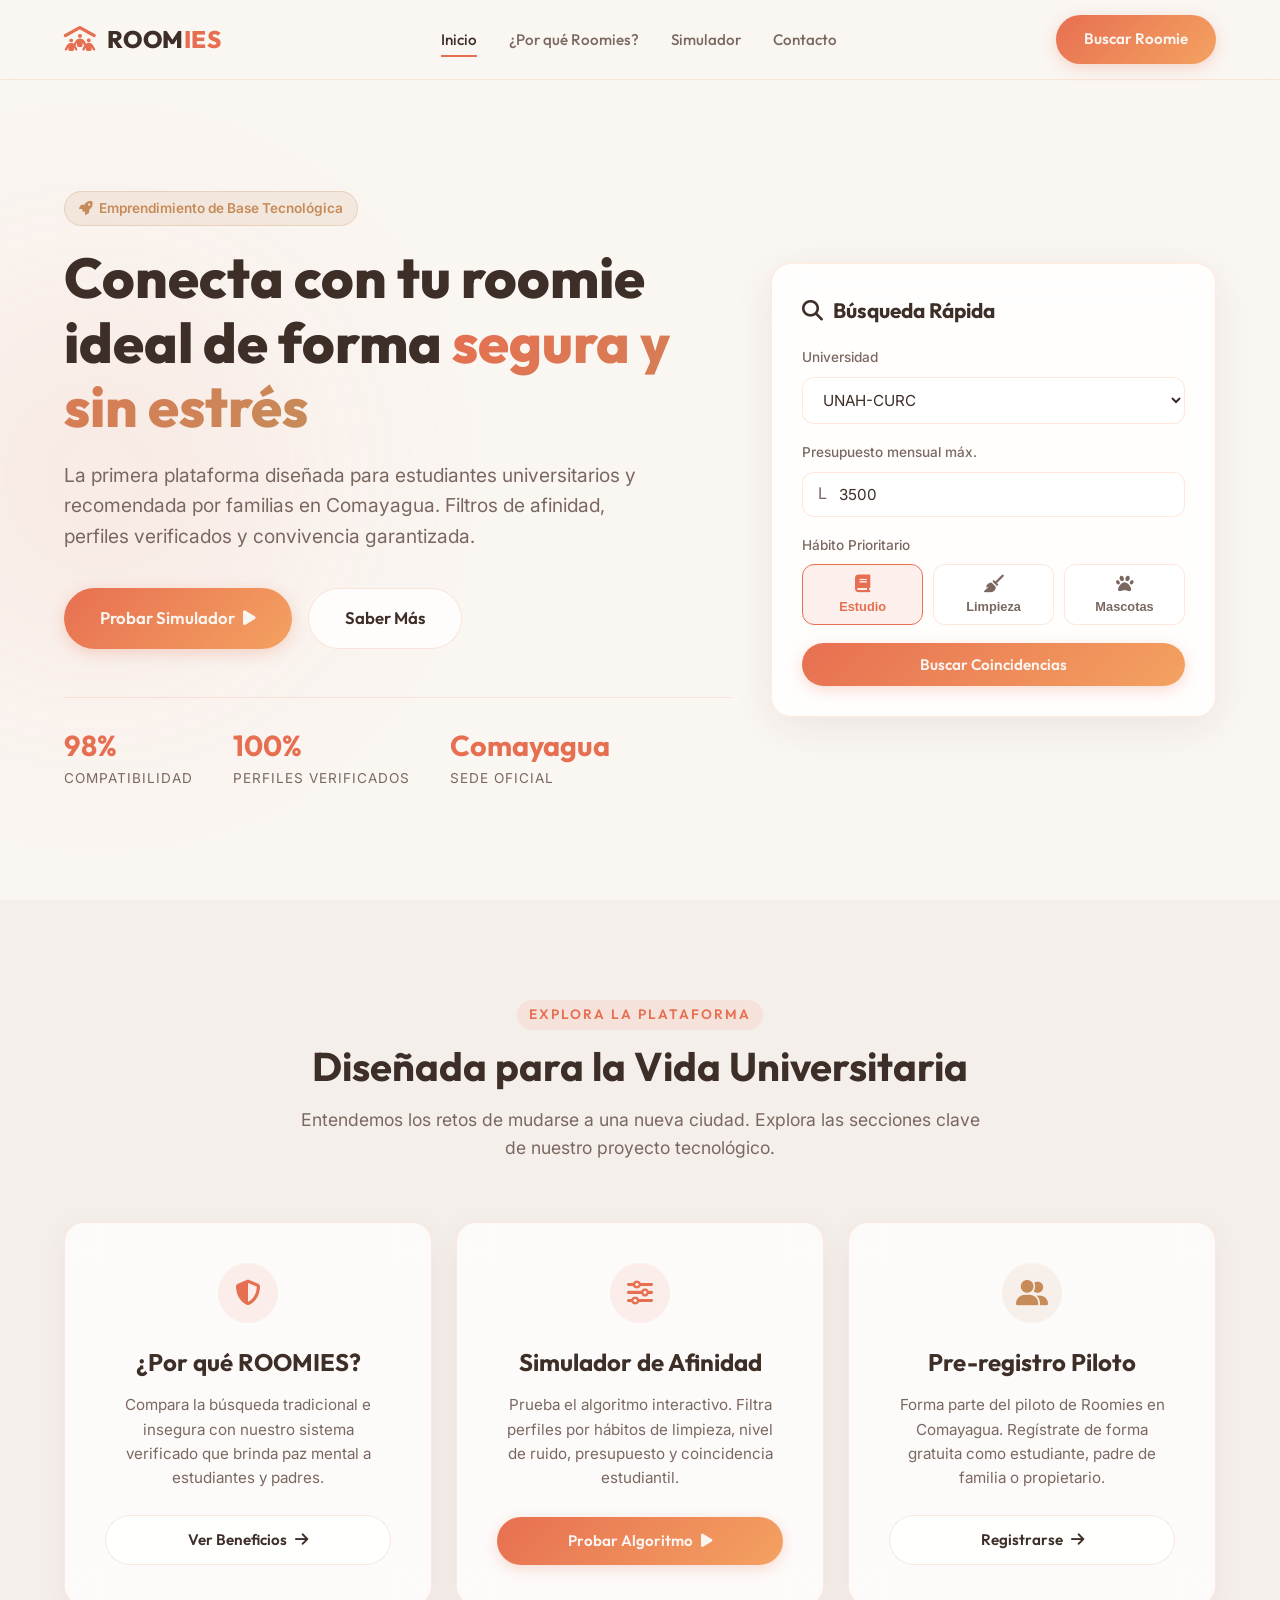
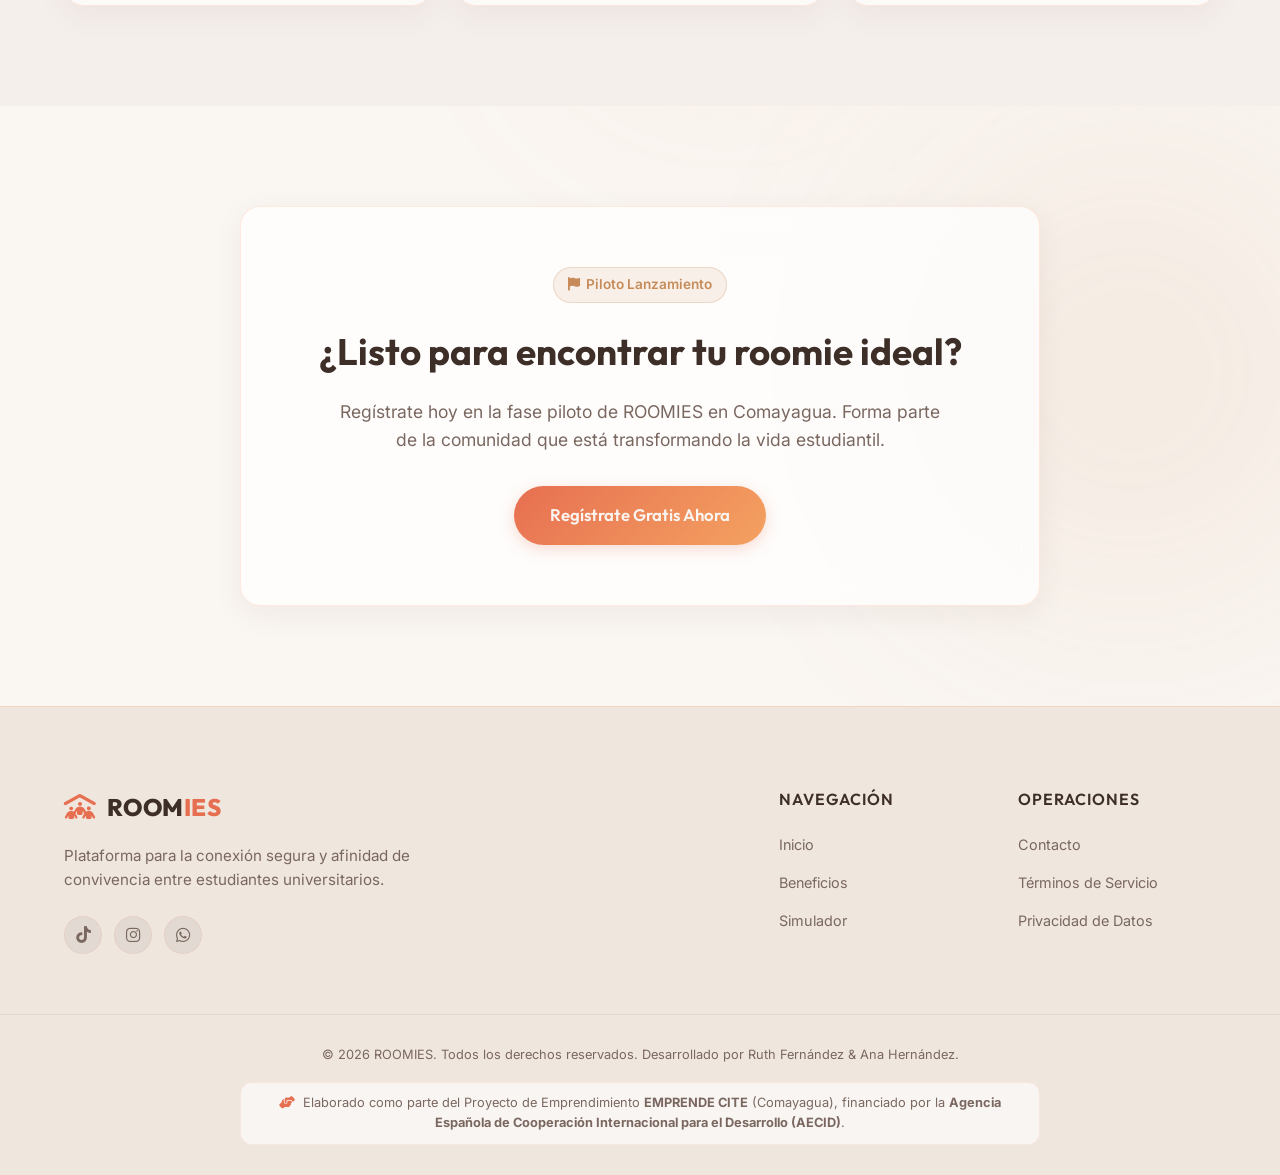
<file: index.html>
<!DOCTYPE html>
<html lang="es">
<head>
    <meta charset="UTF-8">
    <meta name="viewport" content="width=device-width, initial-scale=1.0">
    <title>ROOMIES - Inicio | Conecta con tu compañero de vivienda ideal</title>
    <meta name="description" content="ROOMIES es la plataforma tecnológica que conecta a estudiantes universitarios con compañeros de vivienda compatibles, de forma segura, organizada y verificada en Comayagua.">
    <!-- Google Fonts -->
    <link rel="preconnect" href="https://fonts.googleapis.com">
    <link rel="preconnect" href="https://fonts.gstatic.com" crossorigin>
    <link href="https://fonts.googleapis.com/css2?family=Inter:wght@300;400;500;600;700&family=Outfit:wght@400;500;600;700;800&display=swap" rel="stylesheet">
    <!-- FontAwesome for Icons -->
    <link rel="stylesheet" href="https://cdnjs.cloudflare.com/ajax/libs/font-awesome/6.4.0/css/all.min.css">
    <!-- Stylesheets -->
    <link rel="stylesheet" href="style.css">
</head>
<body>
    <!-- Decorative Glowing Blobs -->
    <div class="glow-blob blob-1"></div>
    <div class="glow-blob blob-2"></div>
    <div class="glow-blob blob-3"></div>

    <!-- Navigation Header -->
    <header id="main-header" class="header-glass">
        <div class="container header-container">
            <a href="index.html" class="logo">
                <span class="logo-icon"><i class="fa-solid fa-people-roof"></i></span>
                <span class="logo-text">ROOM<span class="highlight">IES</span></span>
            </a>
            <nav id="navbar">
                <ul class="nav-links">
                    <li><a href="index.html" class="active">Inicio</a></li>
                    <li><a href="beneficios.html">¿Por qué Roomies?</a></li>
                    <li><a href="simulador.html">Simulador</a></li>
                    <li><a href="contacto.html">Contacto</a></li>
                </ul>
            </nav>
            <div class="nav-actions">
                <a href="contacto.html" class="btn btn-primary" id="nav-cta-btn">Buscar Roomie</a>
                <button class="mobile-toggle" aria-label="Abrir menú de navegación" id="mobile-menu-btn">
                    <i class="fa-solid fa-bars"></i>
                </button>
            </div>
        </div>
    </header>

    <main>
        <!-- Hero Section -->
        <section id="hero" class="hero-section">
            <div class="container hero-container">
                <div class="hero-content">
                    <span class="badge-accent"><i class="fa-solid fa-rocket"></i> Emprendimiento de Base Tecnológica</span>
                    <h1>Conecta con tu roomie ideal de forma <span class="gradient-text">segura y sin estrés</span></h1>
                    <p class="hero-subtitle">La primera plataforma diseñada para estudiantes universitarios y recomendada por familias en Comayagua. Filtros de afinidad, perfiles verificados y convivencia garantizada.</p>
                    
                    <div class="hero-actions">
                        <a href="simulador.html" class="btn btn-primary btn-lg">Probar Simulador <i class="fa-solid fa-play"></i></a>
                        <a href="beneficios.html" class="btn btn-secondary btn-lg">Saber Más</a>
                    </div>

                    <div class="hero-stats">
                        <div class="stat-item">
                            <span class="stat-num" id="stat-match">98%</span>
                            <span class="stat-label">Compatibilidad</span>
                        </div>
                        <div class="stat-item">
                            <span class="stat-num" id="stat-security">100%</span>
                            <span class="stat-label">Perfiles Verificados</span>
                        </div>
                        <div class="stat-item">
                            <span class="stat-num" id="stat-cities">Comayagua</span>
                            <span class="stat-label">Sede Oficial</span>
                        </div>
                    </div>
                </div>

                <div class="hero-card-container">
                    <div class="card-glass hero-widget">
                        <h3><i class="fa-solid fa-magnifying-glass"></i> Búsqueda Rápida</h3>
                        <div class="widget-form-group">
                            <label for="widget-univ">Universidad</label>
                            <select id="widget-univ">
                                <option value="unah">UNAH-CURC</option>
                                <option value="ujcv">UJCV (José Cecilio del Valle)</option>
                                <option value="upnfm">UPNFM Comayagua</option>
                                <option value="otra">Otra Universidad</option>
                            </select>
                        </div>
                        <div class="widget-form-group">
                            <label for="widget-budget">Presupuesto mensual máx.</label>
                            <div class="budget-input-wrapper">
                                <span>L</span>
                                <input type="number" id="widget-budget" value="3500" min="1000" step="100">
                            </div>
                        </div>
                        <div class="widget-form-group">
                            <label>Hábito Prioritario</label>
                            <div class="habit-pills">
                                <button class="pill active" data-val="estudio"><i class="fa-solid fa-book"></i> Estudio</button>
                                <button class="pill" data-val="limpieza"><i class="fa-solid fa-broom"></i> Limpieza</button>
                                <button class="pill" data-val="mascotas"><i class="fa-solid fa-paw"></i> Mascotas</button>
                            </div>
                        </div>
                        <button class="btn btn-primary btn-block" id="widget-search-btn">Buscar Coincidencias</button>
                    </div>
                </div>
            </div>
        </section>

        <!-- Features Overview Grid -->
        <section class="section-padding section-dark-bg">
            <div class="container">
                <div class="section-header text-center">
                    <span class="section-tag">Explora la Plataforma</span>
                    <h2>Diseñada para la Vida Universitaria</h2>
                    <p class="section-desc">Entendemos los retos de mudarse a una nueva ciudad. Explora las secciones clave de nuestro proyecto tecnológico.</p>
                </div>

                <div class="features-grid">
                    <!-- Card 1: Beneficios -->
                    <div class="card-glass text-center" style="padding: 40px; display: flex; flex-direction: column; justify-content: space-between;">
                        <div>
                            <div class="info-icon" style="margin: 0 auto 20px auto; width: 60px; height: 60px; font-size: 1.6rem;"><i class="fa-solid fa-shield-halved"></i></div>
                            <h3 style="font-family: var(--font-heading); font-size: 1.5rem; margin-bottom: 12px;">¿Por qué ROOMIES?</h3>
                            <p style="color: var(--text-muted); font-size: 0.95rem; margin-bottom: 24px;">Compara la búsqueda tradicional e insegura con nuestro sistema verificado que brinda paz mental a estudiantes y padres.</p>
                        </div>
                        <a href="beneficios.html" class="btn btn-secondary">Ver Beneficios <i class="fa-solid fa-arrow-right"></i></a>
                    </div>

                    <!-- Card 2: Simulador -->
                    <div class="card-glass text-center" style="padding: 40px; display: flex; flex-direction: column; justify-content: space-between;">
                        <div>
                            <div class="info-icon" style="margin: 0 auto 20px auto; width: 60px; height: 60px; font-size: 1.6rem; background: rgba(231, 111, 81, 0.1); color: var(--color-primary);"><i class="fa-solid fa-sliders"></i></div>
                            <h3 style="font-family: var(--font-heading); font-size: 1.5rem; margin-bottom: 12px;">Simulador de Afinidad</h3>
                            <p style="color: var(--text-muted); font-size: 0.95rem; margin-bottom: 24px;">Prueba el algoritmo interactivo. Filtra perfiles por hábitos de limpieza, nivel de ruido, presupuesto y coincidencia estudiantil.</p>
                        </div>
                        <a href="simulador.html" class="btn btn-primary">Probar Algoritmo <i class="fa-solid fa-play"></i></a>
                    </div>

                    <!-- Card 3: Contacto -->
                    <div class="card-glass text-center" style="padding: 40px; display: flex; flex-direction: column; justify-content: space-between;">
                        <div>
                            <div class="info-icon" style="margin: 0 auto 20px auto; width: 60px; height: 60px; font-size: 1.6rem; background: rgba(198, 139, 89, 0.1); color: var(--color-secondary);"><i class="fa-solid fa-user-group"></i></div>
                            <h3 style="font-family: var(--font-heading); font-size: 1.5rem; margin-bottom: 12px;">Pre-registro Piloto</h3>
                            <p style="color: var(--text-muted); font-size: 0.95rem; margin-bottom: 24px;">Forma parte del piloto de Roomies en Comayagua. Regístrate de forma gratuita como estudiante, padre de familia o propietario.</p>
                        </div>
                        <a href="contacto.html" class="btn btn-secondary">Registrarse <i class="fa-solid fa-arrow-right"></i></a>
                    </div>
                </div>
            </div>
        </section>

        <!-- Call to Action Banner -->
        <section class="section-padding" style="position: relative;">
            <div class="container text-center">
                <div class="card-glass" style="max-width: 800px; margin: 0 auto; padding: 60px 40px;">
                    <span class="badge-accent"><i class="fa-solid fa-flag"></i> Piloto Lanzamiento</span>
                    <h2 style="font-family: var(--font-heading); font-size: 2.3rem; font-weight: 700; margin-bottom: 16px;">¿Listo para encontrar tu roomie ideal?</h2>
                    <p style="color: var(--text-muted); font-size: 1.1rem; margin-bottom: 32px; max-width: 600px; margin-left: auto; margin-right: auto;">Regístrate hoy en la fase piloto de ROOMIES en Comayagua. Forma parte de la comunidad que está transformando la vida estudiantil.</p>
                    <a href="contacto.html" class="btn btn-primary btn-lg">Regístrate Gratis Ahora</a>
                </div>
            </div>
        </section>
    </main>

    <!-- Footer -->
    <footer>
        <div class="container footer-content">
            <div class="footer-brand">
                <a href="index.html" class="logo">
                    <span class="logo-icon"><i class="fa-solid fa-people-roof"></i></span>
                    <span class="logo-text">ROOM<span class="highlight">IES</span></span>
                </a>
                <p>Plataforma para la conexión segura y afinidad de convivencia entre estudiantes universitarios.</p>
                <div class="social-icons">
                    <a href="#" aria-label="TikTok"><i class="fa-brands fa-tiktok"></i></a>
                    <a href="#" aria-label="Instagram"><i class="fa-brands fa-instagram"></i></a>
                    <a href="#" aria-label="WhatsApp"><i class="fa-brands fa-whatsapp"></i></a>
                </div>
            </div>
            
            <div class="footer-links-grid">
                <div>
                    <h5>Navegación</h5>
                    <ul>
                        <li><a href="index.html">Inicio</a></li>
                        <li><a href="beneficios.html">Beneficios</a></li>
                        <li><a href="simulador.html">Simulador</a></li>
                    </ul>
                </div>
                <div>
                    <h5>Operaciones</h5>
                    <ul>
                        <li><a href="contacto.html">Contacto</a></li>
                        <li><a href="#">Términos de Servicio</a></li>
                        <li><a href="#">Privacidad de Datos</a></li>
                    </ul>
                </div>
            </div>
        </div>

        <div class="footer-bottom">
            <div class="container footer-bottom-container">
                <p>&copy; 2026 ROOMIES. Todos los derechos reservados. Desarrollado por Ruth Fernández & Ana Hernández.</p>
                <div class="aecid-badge">
                    <i class="fa-solid fa-handshake-angle"></i> Elaborado como parte del Proyecto de Emprendimiento <strong>EMPRENDE CITE</strong> (Comayagua), financiado por la <strong>Agencia Española de Cooperación Internacional para el Desarrollo (AECID)</strong>.
                </div>
            </div>
        </div>
    </footer>

    <!-- Script file -->
    <script src="app.js"></script>
</body>
</html>
</file>
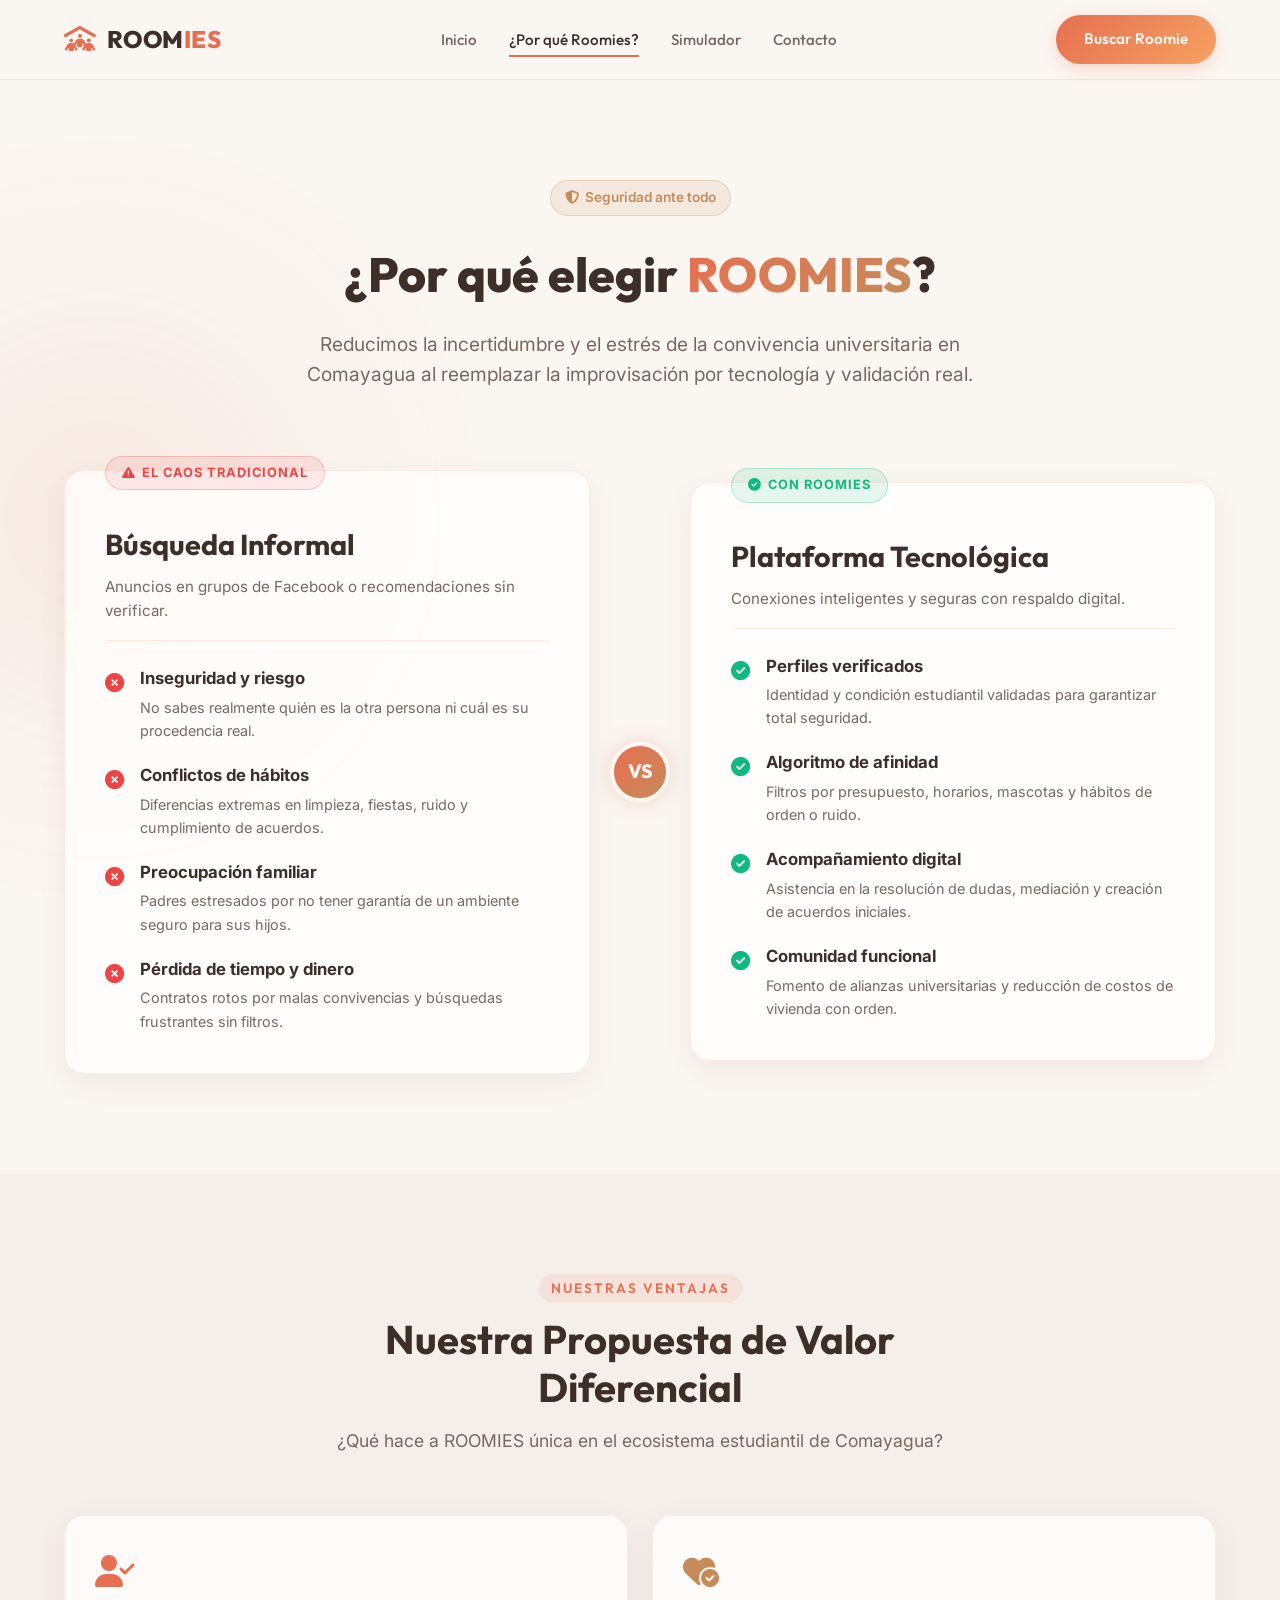
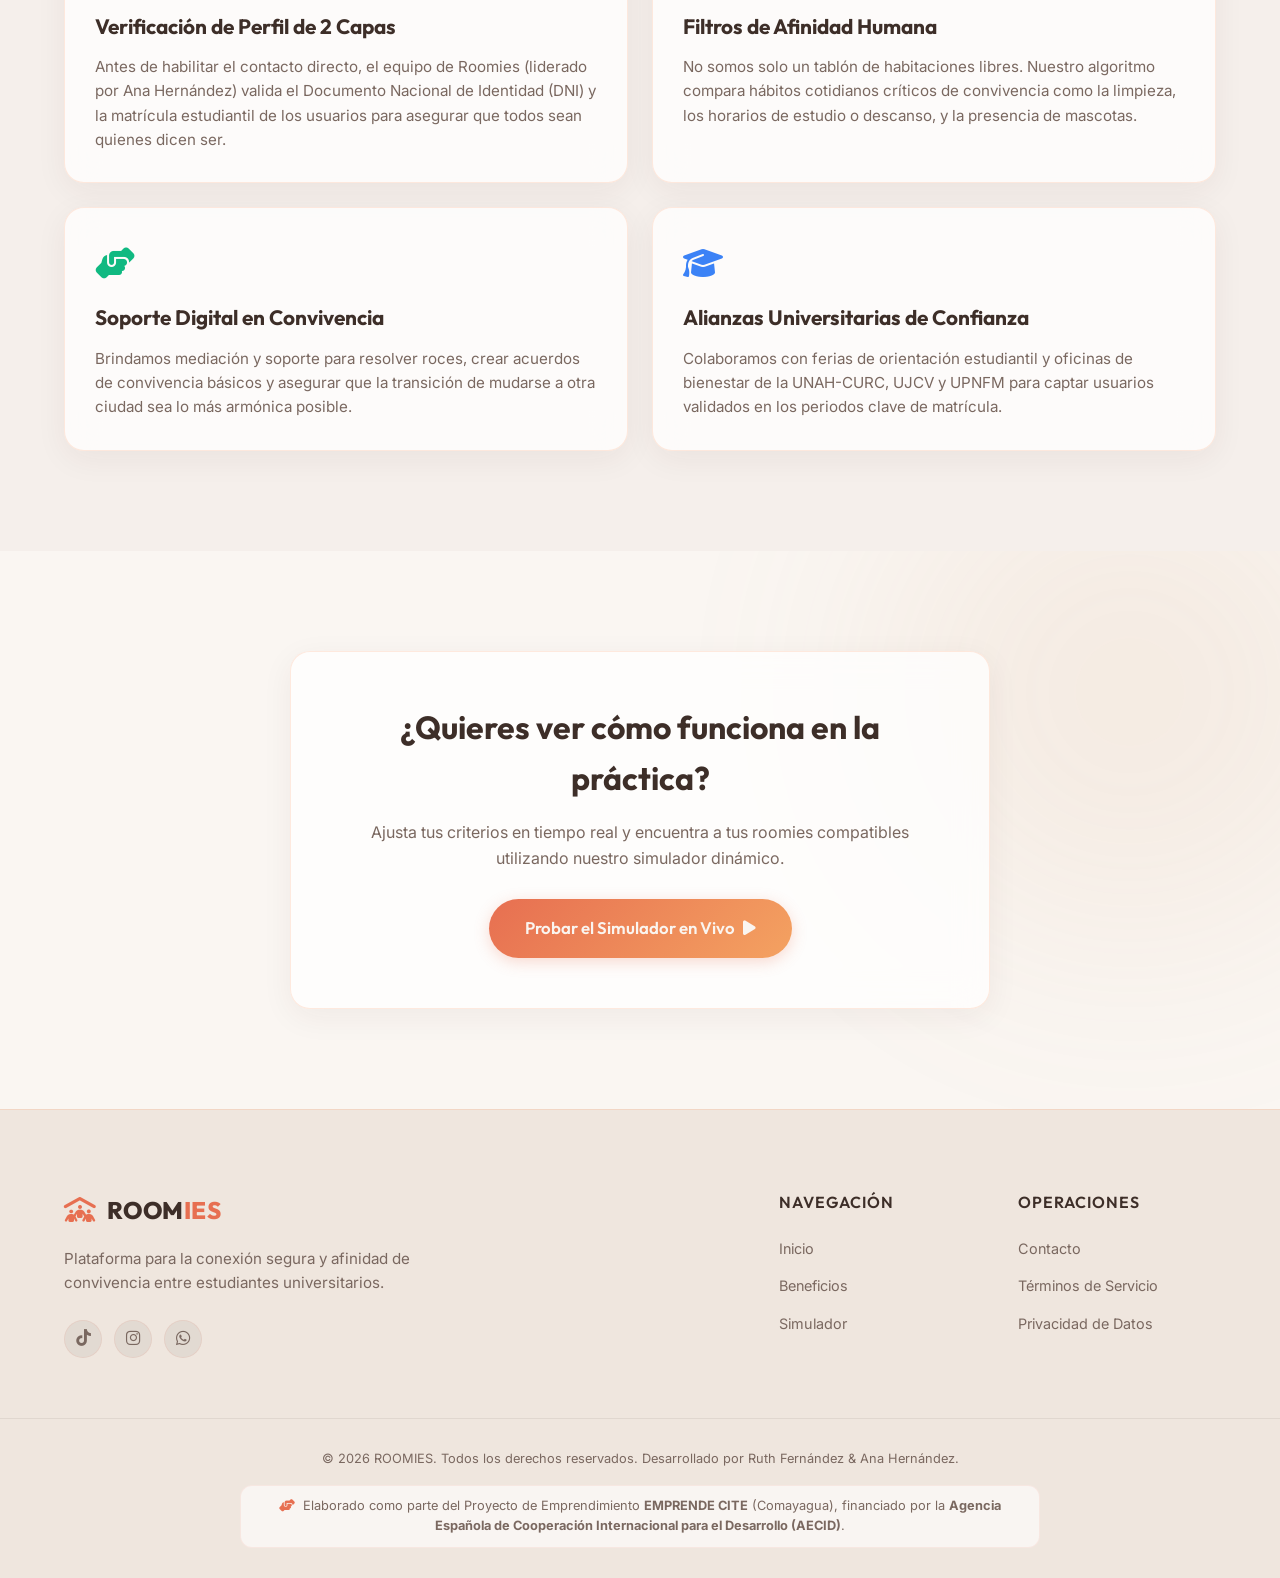
<file: beneficios.html>
<!DOCTYPE html>
<html lang="es">
<head>
    <meta charset="UTF-8">
    <meta name="viewport" content="width=device-width, initial-scale=1.0">
    <title>ROOMIES - ¿Por qué Roomies? | Beneficios de la plataforma</title>
    <meta name="description" content="Compara la búsqueda informal de roomies frente al sistema inteligente y verificado de ROOMIES que aporta seguridad, afinidad y tranquilidad.">
    <!-- Google Fonts -->
    <link rel="preconnect" href="https://fonts.googleapis.com">
    <link rel="preconnect" href="https://fonts.gstatic.com" crossorigin>
    <link href="https://fonts.googleapis.com/css2?family=Inter:wght@300;400;500;600;700&family=Outfit:wght@400;500;600;700;800&display=swap" rel="stylesheet">
    <!-- FontAwesome for Icons -->
    <link rel="stylesheet" href="https://cdnjs.cloudflare.com/ajax/libs/font-awesome/6.4.0/css/all.min.css">
    <!-- Stylesheets -->
    <link rel="stylesheet" href="style.css">
</head>
<body>
    <!-- Decorative Glowing Blobs -->
    <div class="glow-blob blob-1"></div>
    <div class="glow-blob blob-2"></div>
    <div class="glow-blob blob-3"></div>

    <!-- Navigation Header -->
    <header id="main-header" class="header-glass">
        <div class="container header-container">
            <a href="index.html" class="logo">
                <span class="logo-icon"><i class="fa-solid fa-people-roof"></i></span>
                <span class="logo-text">ROOM<span class="highlight">IES</span></span>
            </a>
            <nav id="navbar">
                <ul class="nav-links">
                    <li><a href="index.html">Inicio</a></li>
                    <li><a href="beneficios.html" class="active">¿Por qué Roomies?</a></li>
                    <li><a href="simulador.html">Simulador</a></li>
                    <li><a href="contacto.html">Contacto</a></li>
                </ul>
            </nav>
            <div class="nav-actions">
                <a href="contacto.html" class="btn btn-primary" id="nav-cta-btn">Buscar Roomie</a>
                <button class="mobile-toggle" aria-label="Abrir menú de navegación" id="mobile-menu-btn">
                    <i class="fa-solid fa-bars"></i>
                </button>
            </div>
        </div>
    </header>

    <main>
        <!-- Page Header Banner -->
        <section class="section-padding" style="padding-bottom: 20px;">
            <div class="container text-center">
                <span class="badge-accent"><i class="fa-solid fa-shield-halved"></i> Seguridad ante todo</span>
                <h1 style="font-family: var(--font-heading); font-size: 3rem; font-weight: 800; margin-bottom: 16px;">¿Por qué elegir <span class="gradient-text">ROOMIES</span>?</h1>
                <p style="color: var(--text-muted); font-size: 1.2rem; max-width: 700px; margin: 0 auto;">Reducimos la incertidumbre y el estrés de la convivencia universitaria en Comayagua al reemplazar la improvisación por tecnología y validación real.</p>
            </div>
        </section>

        <!-- Problem & Solution Section -->
        <section id="problema-solucion" class="section-padding" style="padding-top: 20px;">
            <div class="container">
                <div class="vs-container">
                    <!-- The Old Way (Problem) -->
                    <div class="vs-card problem-card">
                        <div class="vs-badge vs-badge-problem"><i class="fa-solid fa-triangle-exclamation"></i> El Caos Tradicional</div>
                        <h3>Búsqueda Informal</h3>
                        <p class="card-intro">Anuncios en grupos de Facebook o recomendaciones sin verificar.</p>
                        
                        <ul class="vs-list">
                            <li>
                                <span class="list-icon-error"><i class="fa-solid fa-circle-xmark"></i></span>
                                <div class="list-content">
                                    <strong>Inseguridad y riesgo</strong>
                                    <p>No sabes realmente quién es la otra persona ni cuál es su procedencia real.</p>
                                </div>
                            </li>
                            <li>
                                <span class="list-icon-error"><i class="fa-solid fa-circle-xmark"></i></span>
                                <div class="list-content">
                                    <strong>Conflictos de hábitos</strong>
                                    <p>Diferencias extremas en limpieza, fiestas, ruido y cumplimiento de acuerdos.</p>
                                </div>
                            </li>
                            <li>
                                <span class="list-icon-error"><i class="fa-solid fa-circle-xmark"></i></span>
                                <div class="list-content">
                                    <strong>Preocupación familiar</strong>
                                    <p>Padres estresados por no tener garantía de un ambiente seguro para sus hijos.</p>
                                </div>
                            </li>
                            <li>
                                <span class="list-icon-error"><i class="fa-solid fa-circle-xmark"></i></span>
                                <div class="list-content">
                                    <strong>Pérdida de tiempo y dinero</strong>
                                    <p>Contratos rotos por malas convivencias y búsquedas frustrantes sin filtros.</p>
                                </div>
                            </li>
                        </ul>
                    </div>

                    <div class="vs-divider">
                        <div class="vs-circle">VS</div>
                    </div>

                    <!-- The New Way (Solution) -->
                    <div class="vs-card solution-card">
                        <div class="vs-badge vs-badge-solution"><i class="fa-solid fa-circle-check"></i> Con ROOMIES</div>
                        <h3>Plataforma Tecnológica</h3>
                        <p class="card-intro">Conexiones inteligentes y seguras con respaldo digital.</p>
                        
                        <ul class="vs-list">
                            <li>
                                <span class="list-icon-success"><i class="fa-solid fa-circle-check"></i></span>
                                <div class="list-content">
                                    <strong>Perfiles verificados</strong>
                                    <p>Identidad y condición estudiantil validadas para garantizar total seguridad.</p>
                                </div>
                            </li>
                            <li>
                                <span class="list-icon-success"><i class="fa-solid fa-circle-check"></i></span>
                                <div class="list-content">
                                    <strong>Algoritmo de afinidad</strong>
                                    <p>Filtros por presupuesto, horarios, mascotas y hábitos de orden o ruido.</p>
                                </div>
                            </li>
                            <li>
                                <span class="list-icon-success"><i class="fa-solid fa-circle-check"></i></span>
                                <div class="list-content">
                                    <strong>Acompañamiento digital</strong>
                                    <p>Asistencia en la resolución de dudas, mediación y creación de acuerdos iniciales.</p>
                                </div>
                            </li>
                            <li>
                                <span class="list-icon-success"><i class="fa-solid fa-circle-check"></i></span>
                                <div class="list-content">
                                    <strong>Comunidad funcional</strong>
                                    <p>Fomento de alianzas universitarias y reducción de costos de vivienda con orden.</p>
                                </div>
                            </li>
                        </ul>
                    </div>
                </div>
            </div>
        </section>

        <!-- Detailed Value Proposition features -->
        <section class="section-padding section-dark-bg">
            <div class="container">
                <div class="section-header text-center">
                    <span class="section-tag">Nuestras Ventajas</span>
                    <h2>Nuestra Propuesta de Valor Diferencial</h2>
                    <p class="section-desc">¿Qué hace a ROOMIES única en el ecosistema estudiantil de Comayagua?</p>
                </div>

                <div class="canvas-grid" style="grid-template-columns: 1fr 1fr; grid-template-rows: auto; gap: 24px;">
                    <!-- Benefit 1 -->
                    <div class="card-glass">
                        <div class="block-icon" style="font-size: 2rem;"><i class="fa-solid fa-user-check"></i></div>
                        <h4 style="font-size: 1.3rem; margin-bottom: 12px; font-family: var(--font-heading);">Verificación de Perfil de 2 Capas</h4>
                        <p style="color: var(--text-muted); font-size: 0.95rem;">Antes de habilitar el contacto directo, el equipo de Roomies (liderado por Ana Hernández) valida el Documento Nacional de Identidad (DNI) y la matrícula estudiantil de los usuarios para asegurar que todos sean quienes dicen ser.</p>
                    </div>

                    <!-- Benefit 2 -->
                    <div class="card-glass">
                        <div class="block-icon" style="font-size: 2rem; color: var(--color-secondary);"><i class="fa-solid fa-heart-circle-check"></i></div>
                        <h4 style="font-size: 1.3rem; margin-bottom: 12px; font-family: var(--font-heading);">Filtros de Afinidad Humana</h4>
                        <p style="color: var(--text-muted); font-size: 0.95rem;">No somos solo un tablón de habitaciones libres. Nuestro algoritmo compara hábitos cotidianos críticos de convivencia como la limpieza, los horarios de estudio o descanso, y la presencia de mascotas.</p>
                    </div>

                    <!-- Benefit 3 -->
                    <div class="card-glass">
                        <div class="block-icon" style="font-size: 2rem; color: var(--color-success);"><i class="fa-solid fa-handshake-angle"></i></div>
                        <h4 style="font-size: 1.3rem; margin-bottom: 12px; font-family: var(--font-heading);">Soporte Digital en Convivencia</h4>
                        <p style="color: var(--text-muted); font-size: 0.95rem;">Brindamos mediación y soporte para resolver roces, crear acuerdos de convivencia básicos y asegurar que la transición de mudarse a otra ciudad sea lo más armónica posible.</p>
                    </div>

                    <!-- Benefit 4 -->
                    <div class="card-glass">
                        <div class="block-icon" style="font-size: 2rem; color: #3B82F6;"><i class="fa-solid fa-graduation-cap"></i></div>
                        <h4 style="font-size: 1.3rem; margin-bottom: 12px; font-family: var(--font-heading);">Alianzas Universitarias de Confianza</h4>
                        <p style="color: var(--text-muted); font-size: 0.95rem;">Colaboramos con ferias de orientación estudiantil y oficinas de bienestar de la UNAH-CURC, UJCV y UPNFM para captar usuarios validados en los periodos clave de matrícula.</p>
                    </div>
                </div>
            </div>
        </section>

        <!-- CTA Section -->
        <section class="section-padding text-center">
            <div class="container">
                <div class="card-glass" style="max-width: 700px; margin: 0 auto; padding: 50px;">
                    <h3 style="font-family: var(--font-heading); font-size: 2rem; margin-bottom: 16px;">¿Quieres ver cómo funciona en la práctica?</h3>
                    <p style="color: var(--text-muted); margin-bottom: 28px;">Ajusta tus criterios en tiempo real y encuentra a tus roomies compatibles utilizando nuestro simulador dinámico.</p>
                    <a href="simulador.html" class="btn btn-primary btn-lg">Probar el Simulador en Vivo <i class="fa-solid fa-play"></i></a>
                </div>
            </div>
        </section>
    </main>

    <!-- Footer -->
    <footer>
        <div class="container footer-content">
            <div class="footer-brand">
                <a href="index.html" class="logo">
                    <span class="logo-icon"><i class="fa-solid fa-people-roof"></i></span>
                    <span class="logo-text">ROOM<span class="highlight">IES</span></span>
                </a>
                <p>Plataforma para la conexión segura y afinidad de convivencia entre estudiantes universitarios.</p>
                <div class="social-icons">
                    <a href="#" aria-label="TikTok"><i class="fa-brands fa-tiktok"></i></a>
                    <a href="#" aria-label="Instagram"><i class="fa-brands fa-instagram"></i></a>
                    <a href="#" aria-label="WhatsApp"><i class="fa-brands fa-whatsapp"></i></a>
                </div>
            </div>
            
            <div class="footer-links-grid">
                <div>
                    <h5>Navegación</h5>
                    <ul>
                        <li><a href="index.html">Inicio</a></li>
                        <li><a href="beneficios.html">Beneficios</a></li>
                        <li><a href="simulador.html">Simulador</a></li>
                    </ul>
                </div>
                <div>
                    <h5>Operaciones</h5>
                    <ul>
                        <li><a href="contacto.html">Contacto</a></li>
                        <li><a href="#">Términos de Servicio</a></li>
                        <li><a href="#">Privacidad de Datos</a></li>
                    </ul>
                </div>
            </div>
        </div>

        <div class="footer-bottom">
            <div class="container footer-bottom-container">
                <p>&copy; 2026 ROOMIES. Todos los derechos reservados. Desarrollado por Ruth Fernández & Ana Hernández.</p>
                <div class="aecid-badge">
                    <i class="fa-solid fa-handshake-angle"></i> Elaborado como parte del Proyecto de Emprendimiento <strong>EMPRENDE CITE</strong> (Comayagua), financiado por la <strong>Agencia Española de Cooperación Internacional para el Desarrollo (AECID)</strong>.
                </div>
            </div>
        </div>
    </footer>

    <!-- Script file -->
    <script src="app.js"></script>
</body>
</html>
</file>
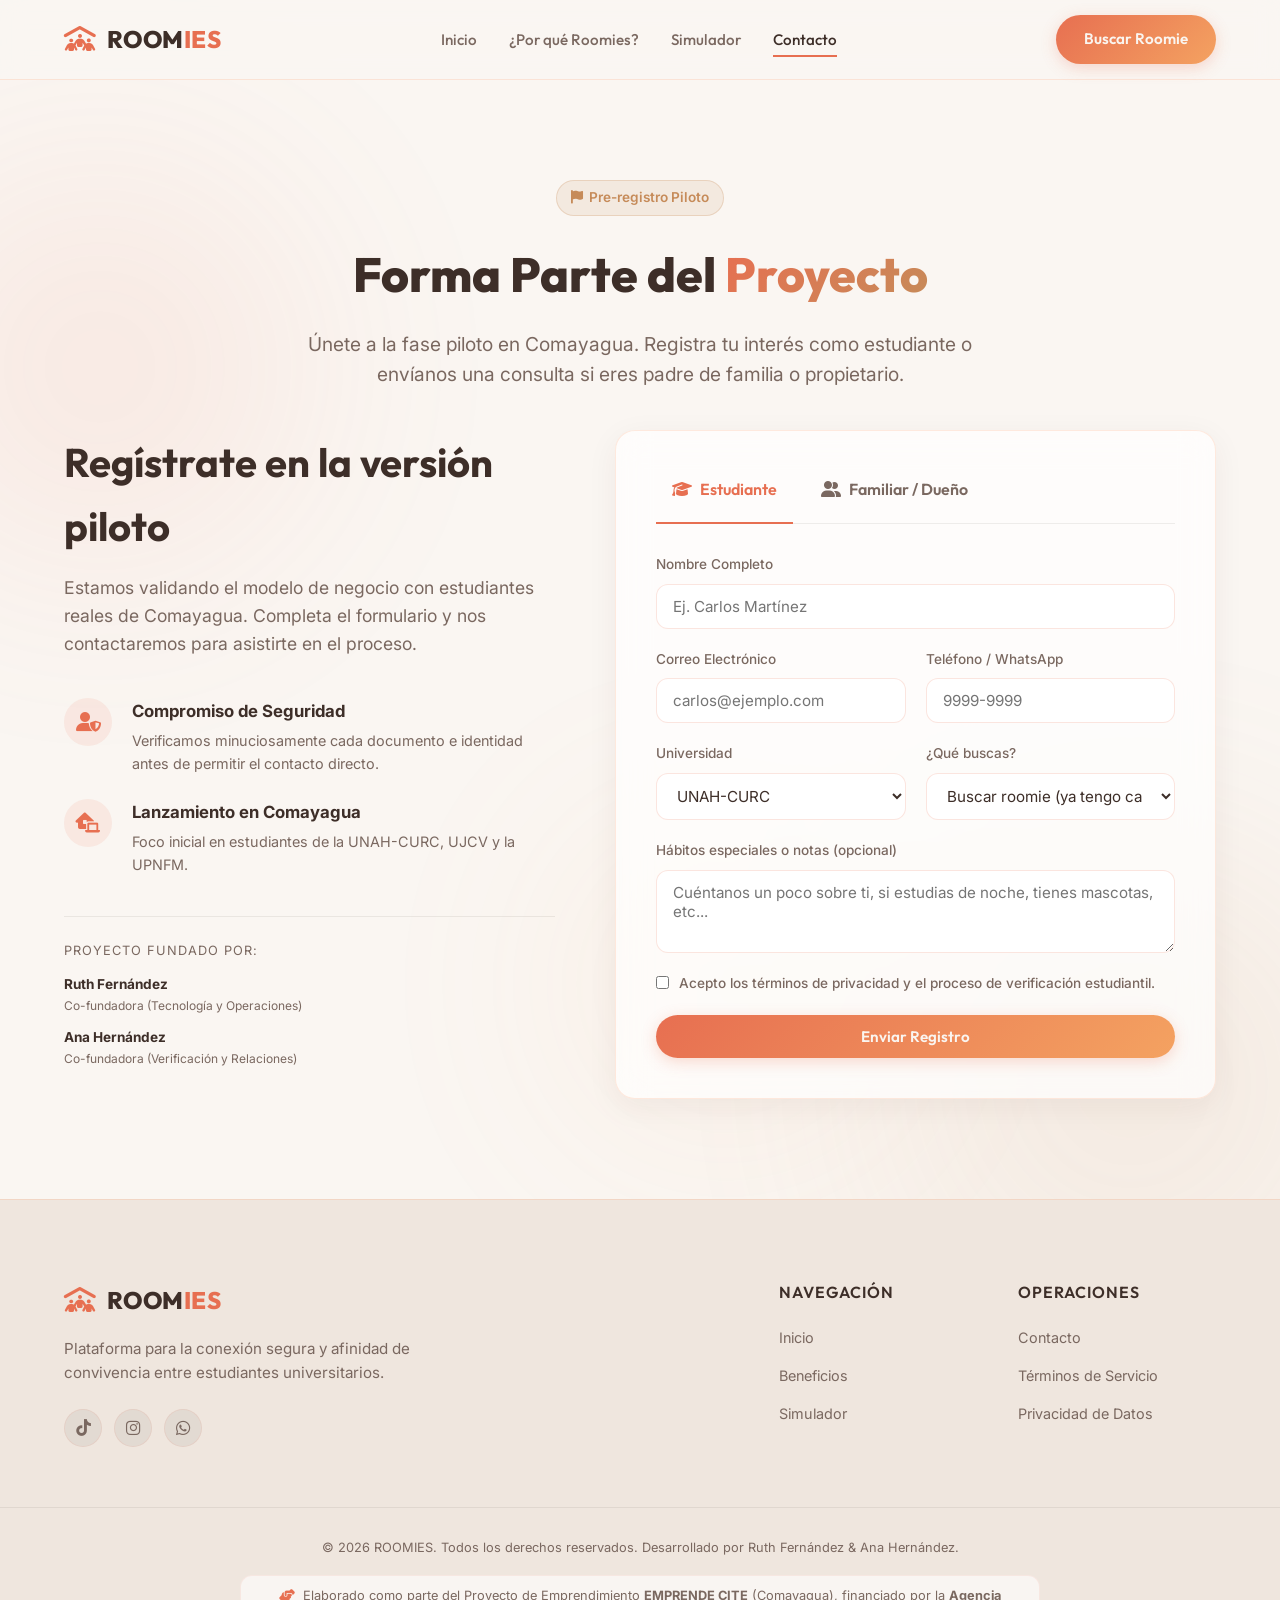
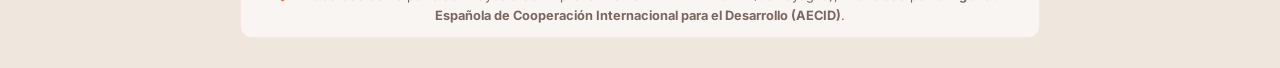
<file: contacto.html>
<!DOCTYPE html>
<html lang="es">
<head>
    <meta charset="UTF-8">
    <meta name="viewport" content="width=device-width, initial-scale=1.0">
    <title>ROOMIES - Registro y Contacto | Únete a la comunidad</title>
    <meta name="description" content="Regístrate en la versión piloto de ROOMIES en Comayagua. Formulario de contacto para estudiantes universitarios, padres de familia y propietarios.">
    <!-- Google Fonts -->
    <link rel="preconnect" href="https://fonts.googleapis.com">
    <link rel="preconnect" href="https://fonts.gstatic.com" crossorigin>
    <link href="https://fonts.googleapis.com/css2?family=Inter:wght@300;400;500;600;700&family=Outfit:wght@400;500;600;700;800&display=swap" rel="stylesheet">
    <!-- FontAwesome for Icons -->
    <link rel="stylesheet" href="https://cdnjs.cloudflare.com/ajax/libs/font-awesome/6.4.0/css/all.min.css">
    <!-- Stylesheets -->
    <link rel="stylesheet" href="style.css">
</head>
<body>
    <!-- Decorative Glowing Blobs -->
    <div class="glow-blob blob-1"></div>
    <div class="glow-blob blob-2"></div>
    <div class="glow-blob blob-3"></div>

    <!-- Navigation Header -->
    <header id="main-header" class="header-glass">
        <div class="container header-container">
            <a href="index.html" class="logo">
                <span class="logo-icon"><i class="fa-solid fa-people-roof"></i></span>
                <span class="logo-text">ROOM<span class="highlight">IES</span></span>
            </a>
            <nav id="navbar">
                <ul class="nav-links">
                    <li><a href="index.html">Inicio</a></li>
                    <li><a href="beneficios.html">¿Por qué Roomies?</a></li>
                    <li><a href="simulador.html">Simulador</a></li>
                    <li><a href="contacto.html" class="active">Contacto</a></li>
                </ul>
            </nav>
            <div class="nav-actions">
                <a href="contacto.html" class="btn btn-primary" id="nav-cta-btn">Buscar Roomie</a>
                <button class="mobile-toggle" aria-label="Abrir menú de navegación" id="mobile-menu-btn">
                    <i class="fa-solid fa-bars"></i>
                </button>
            </div>
        </div>
    </header>

    <main>
        <!-- Page Header Banner -->
        <section class="section-padding" style="padding-bottom: 20px;">
            <div class="container text-center">
                <span class="badge-accent"><i class="fa-solid fa-flag"></i> Pre-registro Piloto</span>
                <h1 style="font-family: var(--font-heading); font-size: 3rem; font-weight: 800; margin-bottom: 16px;">Forma Parte del <span class="gradient-text">Proyecto</span></h1>
                <p style="color: var(--text-muted); font-size: 1.2rem; max-width: 700px; margin: 0 auto;">Únete a la fase piloto en Comayagua. Registra tu interés como estudiante o envíanos una consulta si eres padre de familia o propietario.</p>
            </div>
        </section>

        <!-- Registration & Lead Capture Form -->
        <section id="registro" class="section-padding" style="padding-top: 20px;">
            <div class="container contact-container">
                <div class="contact-info">
                    <h2>Regístrate en la versión piloto</h2>
                    <p>Estamos validando el modelo de negocio con estudiantes reales de Comayagua. Completa el formulario y nos contactaremos para asistirte en el proceso.</p>
                    
                    <div class="contact-cards">
                        <div class="info-card">
                            <span class="info-icon"><i class="fa-solid fa-user-shield"></i></span>
                            <div class="info-content">
                                <strong>Compromiso de Seguridad</strong>
                                <p>Verificamos minuciosamente cada documento e identidad antes de permitir el contacto directo.</p>
                            </div>
                        </div>
                        <div class="info-card">
                            <span class="info-icon"><i class="fa-solid fa-laptop-house"></i></span>
                            <div class="info-content">
                                <strong>Lanzamiento en Comayagua</strong>
                                <p>Foco inicial en estudiantes de la UNAH-CURC, UJCV y la UPNFM.</p>
                            </div>
                        </div>
                    </div>

                    <div class="team-footer">
                        <p>Proyecto fundado por:</p>
                        <div class="team-avatars">
                            <div class="avatar-info">
                                <strong>Ruth Fernández</strong>
                                <span>Co-fundadora (Tecnología y Operaciones)</span>
                            </div>
                            <div class="avatar-info">
                                <strong>Ana Hernández</strong>
                                <span>Co-fundadora (Verificación y Relaciones)</span>
                            </div>
                        </div>
                    </div>
                </div>

                <!-- Interactive Dual Tab Form -->
                <div class="card-glass contact-form-wrapper">
                    <div class="form-tabs">
                        <button class="form-tab active" id="tab-estudiante" data-type="estudiante"><i class="fa-solid fa-graduation-cap"></i> Estudiante</button>
                        <button class="form-tab" id="tab-familiar" data-type="familiar"><i class="fa-solid fa-user-group"></i> Familiar / Dueño</button>
                    </div>

                    <!-- Student Form -->
                    <form id="form-estudiante" class="active-form">
                        <div class="form-group">
                            <label for="est-nombre">Nombre Completo</label>
                            <input type="text" id="est-nombre" placeholder="Ej. Carlos Martínez" required>
                        </div>
                        <div class="form-row">
                            <div class="form-group">
                                <label for="est-email">Correo Electrónico</label>
                                <input type="email" id="est-email" placeholder="carlos@ejemplo.com" required>
                            </div>
                            <div class="form-group">
                                <label for="est-telefono">Teléfono / WhatsApp</label>
                                <input type="tel" id="est-telefono" placeholder="9999-9999" required>
                            </div>
                        </div>
                        <div class="form-row">
                            <div class="form-group">
                                <label for="est-univ">Universidad</label>
                                <select id="est-univ" required>
                                    <option value="unah">UNAH-CURC</option>
                                    <option value="ujcv">UJCV</option>
                                    <option value="upnfm">UPNFM</option>
                                    <option value="otra">Otra</option>
                                </select>
                            </div>
                            <div class="form-group">
                                <label for="est-rol">¿Qué buscas?</label>
                                <select id="est-rol" required>
                                    <option value="buscar-roomie">Buscar roomie (ya tengo casa)</option>
                                    <option value="buscar-cuarto">Buscar cuarto y roomie</option>
                                    <option value="ofrecer-cuarto">Solo ofrecer habitación libre</option>
                                </select>
                            </div>
                        </div>
                        <div class="form-group">
                            <label for="est-mensaje">Hábitos especiales o notas (opcional)</label>
                            <textarea id="est-mensaje" rows="3" placeholder="Cuéntanos un poco sobre ti, si estudias de noche, tienes mascotas, etc..."></textarea>
                        </div>
                        <div class="checkbox-group">
                            <input type="checkbox" id="est-term" required>
                            <label for="est-term">Acepto los términos de privacidad y el proceso de verificación estudiantil.</label>
                        </div>
                        <button type="submit" class="btn btn-primary btn-block" id="est-submit-btn">Enviar Registro</button>
                    </form>

                    <!-- Parent / Owner Form -->
                    <form id="form-familiar" class="hidden-form" style="display: none;">
                        <div class="form-group">
                            <label for="fam-nombre">Nombre Completo</label>
                            <input type="text" id="fam-nombre" placeholder="Ej. María de la Paz" required>
                        </div>
                        <div class="form-row">
                            <div class="form-group">
                                <label for="fam-email">Correo Electrónico</label>
                                <input type="email" id="fam-email" placeholder="maria@ejemplo.com" required>
                            </div>
                            <div class="form-group">
                                <label for="fam-telefono">Teléfono / WhatsApp</label>
                                <input type="tel" id="fam-telefono" placeholder="8888-8888" required>
                            </div>
                        </div>
                        <div class="form-row">
                            <div class="form-group">
                                <label for="fam-tipo">Tipo de consulta</label>
                                <select id="fam-tipo" required>
                                    <option value="padre">Padre de familia (Quiero seguridad para mi hijo)</option>
                                    <option value="dueno">Propietario de vivienda (Quiero alquilar a estudiantes)</option>
                                    <option value="otro">Consulta general / Alianzas</option>
                                </select>
                            </div>
                        </div>
                        <div class="form-group">
                            <label for="fam-mensaje">Escribe tu consulta</label>
                            <textarea id="fam-mensaje" rows="4" placeholder="¿Cómo verifican los perfiles? ¿Cómo puedo ofrecer mi departamento cerca de la universidad?" required></textarea>
                        </div>
                        <button type="submit" class="btn btn-primary btn-block" id="fam-submit-btn">Enviar Consulta</button>
                    </form>

                    <!-- Success Feedback Card -->
                    <div id="form-success" class="form-success-card">
                        <div class="success-icon"><i class="fa-solid fa-circle-check"></i></div>
                        <h3>¡Registro Recibido Exitosamente!</h3>
                        <p id="success-message">Mensaje de éxito dinámico.</p>
                        <button class="btn btn-secondary" id="btn-back-form">Volver al Formulario</button>
                    </div>
                </div>
            </div>
        </section>
    </main>

    <!-- Footer -->
    <footer>
        <div class="container footer-content">
            <div class="footer-brand">
                <a href="index.html" class="logo">
                    <span class="logo-icon"><i class="fa-solid fa-people-roof"></i></span>
                    <span class="logo-text">ROOM<span class="highlight">IES</span></span>
                </a>
                <p>Plataforma para la conexión segura y afinidad de convivencia entre estudiantes universitarios.</p>
                <div class="social-icons">
                    <a href="#" aria-label="TikTok"><i class="fa-brands fa-tiktok"></i></a>
                    <a href="#" aria-label="Instagram"><i class="fa-brands fa-instagram"></i></a>
                    <a href="#" aria-label="WhatsApp"><i class="fa-brands fa-whatsapp"></i></a>
                </div>
            </div>
            
            <div class="footer-links-grid">
                <div>
                    <h5>Navegación</h5>
                    <ul>
                        <li><a href="index.html">Inicio</a></li>
                        <li><a href="beneficios.html">Beneficios</a></li>
                        <li><a href="simulador.html">Simulador</a></li>
                    </ul>
                </div>
                <div>
                    <h5>Operaciones</h5>
                    <ul>
                        <li><a href="contacto.html">Contacto</a></li>
                        <li><a href="#">Términos de Servicio</a></li>
                        <li><a href="#">Privacidad de Datos</a></li>
                    </ul>
                </div>
            </div>
        </div>

        <div class="footer-bottom">
            <div class="container footer-bottom-container">
                <p>&copy; 2026 ROOMIES. Todos los derechos reservados. Desarrollado por Ruth Fernández & Ana Hernández.</p>
                <div class="aecid-badge">
                    <i class="fa-solid fa-handshake-angle"></i> Elaborado como parte del Proyecto de Emprendimiento <strong>EMPRENDE CITE</strong> (Comayagua), financiado por la <strong>Agencia Española de Cooperación Internacional para el Desarrollo (AECID)</strong>.
                </div>
            </div>
        </div>
    </footer>

    <!-- Script file -->
    <script src="app.js"></script>
</body>
</html>
</file>
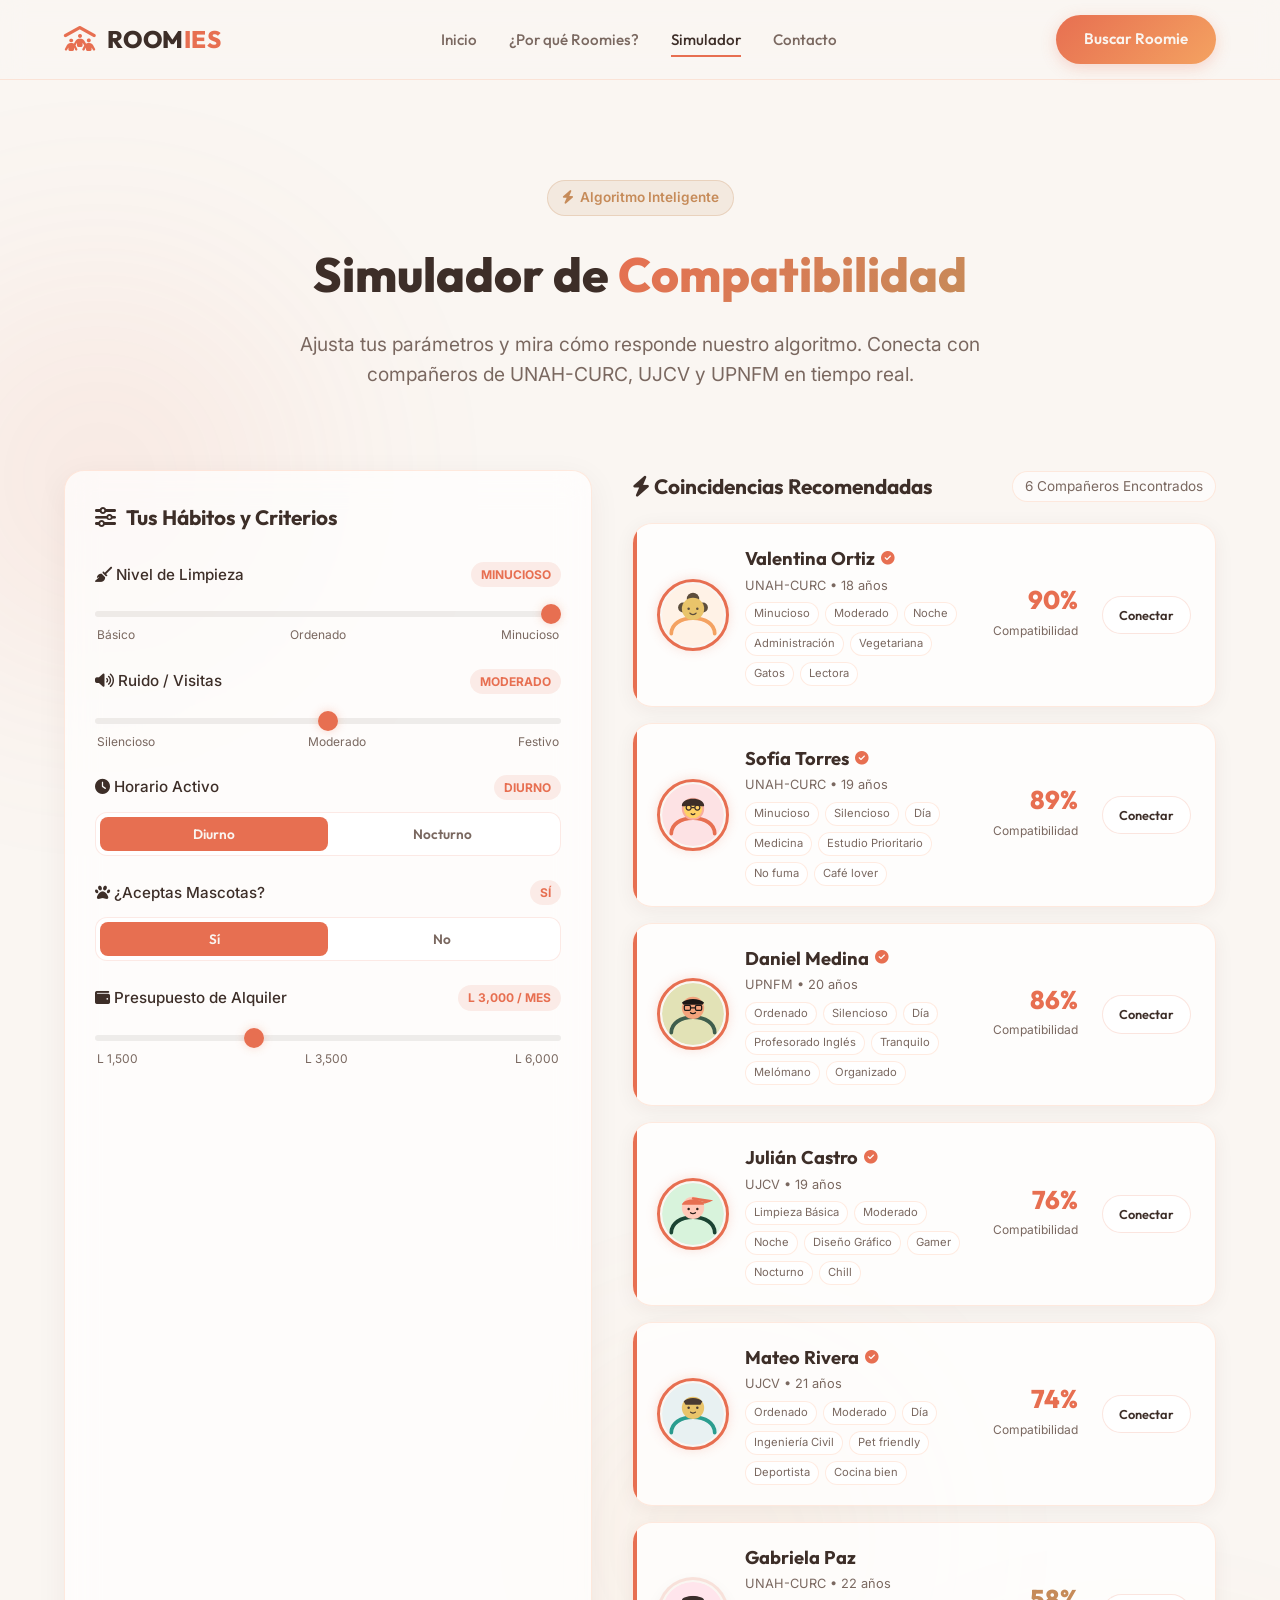
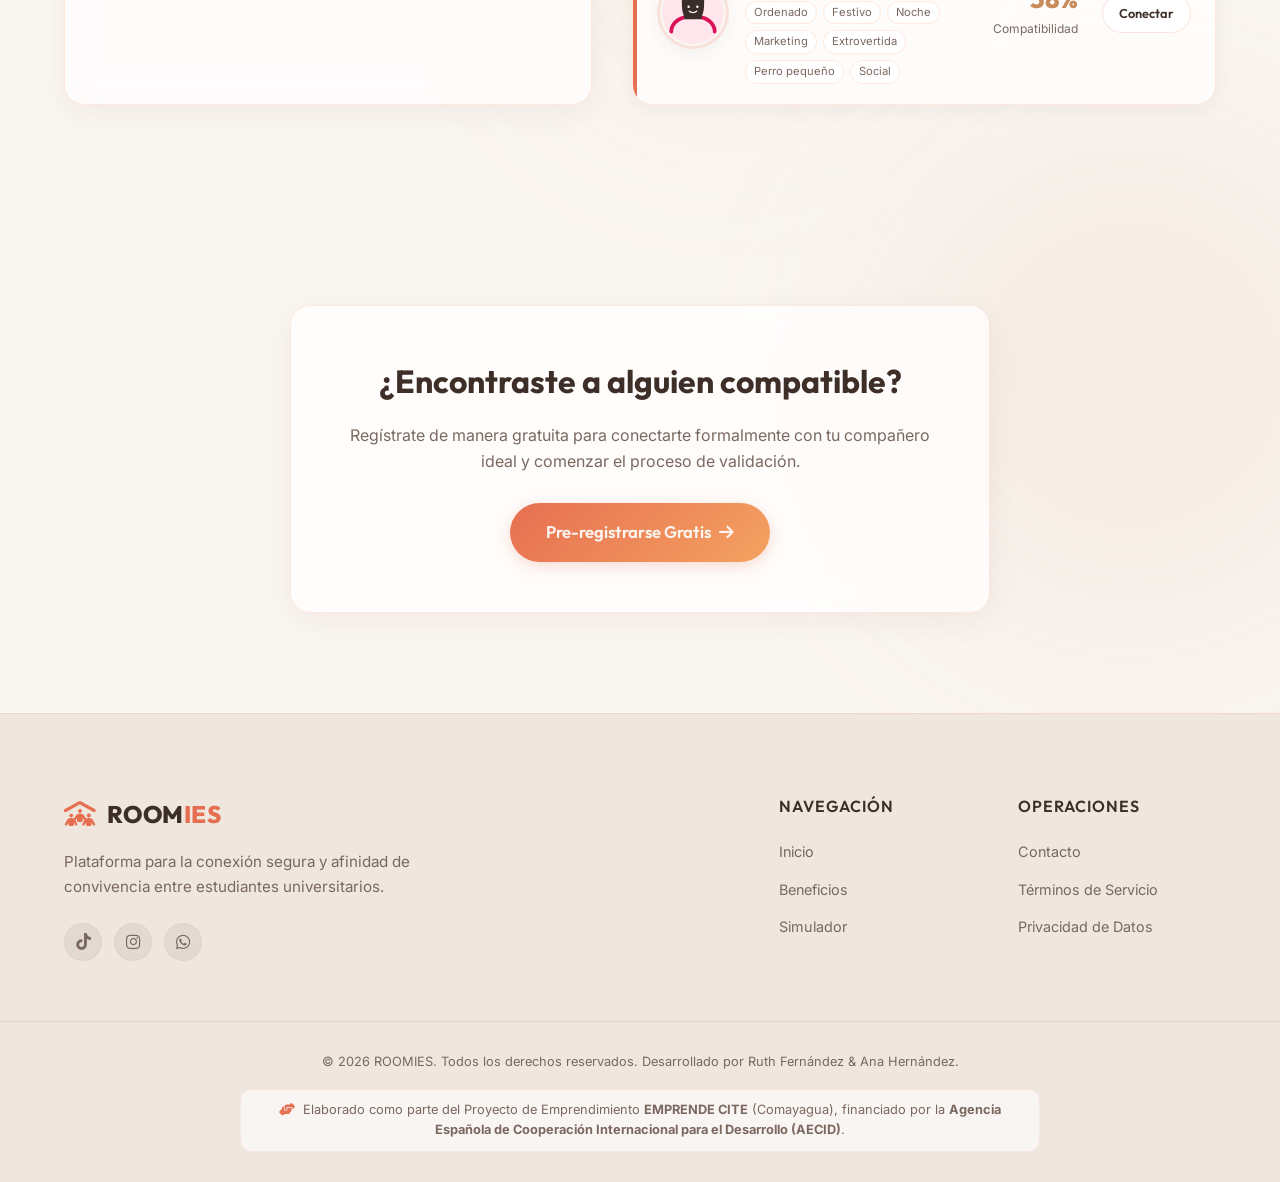
<file: simulador.html>
<!DOCTYPE html>
<html lang="es">
<head>
    <meta charset="UTF-8">
    <meta name="viewport" content="width=device-width, initial-scale=1.0">
    <title>ROOMIES - Simulador de Afinidad | Encuentra tu Roomie ideal</title>
    <meta name="description" content="Simulador de compatibilidad en vivo de ROOMIES. Tweak-ea tus hábitos de orden, nivel de ruido y presupuesto para ver coincidencia con estudiantes de Comayagua.">
    <!-- Google Fonts -->
    <link rel="preconnect" href="https://fonts.googleapis.com">
    <link rel="preconnect" href="https://fonts.gstatic.com" crossorigin>
    <link href="https://fonts.googleapis.com/css2?family=Inter:wght@300;400;500;600;700&family=Outfit:wght@400;500;600;700;800&display=swap" rel="stylesheet">
    <!-- FontAwesome for Icons -->
    <link rel="stylesheet" href="https://cdnjs.cloudflare.com/ajax/libs/font-awesome/6.4.0/css/all.min.css">
    <!-- Stylesheets -->
    <link rel="stylesheet" href="style.css">
</head>
<body>
    <!-- Decorative Glowing Blobs -->
    <div class="glow-blob blob-1"></div>
    <div class="glow-blob blob-2"></div>
    <div class="glow-blob blob-3"></div>

    <!-- Navigation Header -->
    <header id="main-header" class="header-glass">
        <div class="container header-container">
            <a href="index.html" class="logo">
                <span class="logo-icon"><i class="fa-solid fa-people-roof"></i></span>
                <span class="logo-text">ROOM<span class="highlight">IES</span></span>
            </a>
            <nav id="navbar">
                <ul class="nav-links">
                    <li><a href="index.html">Inicio</a></li>
                    <li><a href="beneficios.html">¿Por qué Roomies?</a></li>
                    <li><a href="simulador.html" class="active">Simulador</a></li>
                    <li><a href="contacto.html">Contacto</a></li>
                </ul>
            </nav>
            <div class="nav-actions">
                <a href="contacto.html" class="btn btn-primary" id="nav-cta-btn">Buscar Roomie</a>
                <button class="mobile-toggle" aria-label="Abrir menú de navegación" id="mobile-menu-btn">
                    <i class="fa-solid fa-bars"></i>
                </button>
            </div>
        </div>
    </header>

    <main>
        <!-- Page Header Banner -->
        <section class="section-padding" style="padding-bottom: 20px;">
            <div class="container text-center">
                <span class="badge-accent"><i class="fa-solid fa-bolt"></i> Algoritmo Inteligente</span>
                <h1 style="font-family: var(--font-heading); font-size: 3rem; font-weight: 800; margin-bottom: 16px;">Simulador de <span class="gradient-text">Compatibilidad</span></h1>
                <p style="color: var(--text-muted); font-size: 1.2rem; max-width: 700px; margin: 0 auto;">Ajusta tus parámetros y mira cómo responde nuestro algoritmo. Conecta con compañeros de UNAH-CURC, UJCV y UPNFM en tiempo real.</p>
            </div>
        </section>

        <!-- Interactive Match Simulator -->
        <section id="simulador" class="section-padding" style="padding-top: 20px;">
            <div class="container">
                <div class="simulator-wrapper">
                    <!-- Left Panel: Controls -->
                    <div class="card-glass sim-controls">
                        <h3><i class="fa-solid fa-sliders"></i> Tus Hábitos y Criterios</h3>
                        
                        <div class="sim-control-group">
                            <div class="control-label">
                                <span><i class="fa-solid fa-broom"></i> Nivel de Limpieza</span>
                                <span class="val-badge" id="lbl-limpieza">Minucioso</span>
                            </div>
                            <input type="range" id="rng-limpieza" min="1" max="3" value="3" class="slider">
                            <div class="slider-ticks">
                                <span>Básico</span>
                                <span>Ordenado</span>
                                <span>Minucioso</span>
                            </div>
                        </div>

                        <div class="sim-control-group">
                            <div class="control-label">
                                <span><i class="fa-solid fa-volume-high"></i> Ruido / Visitas</span>
                                <span class="val-badge" id="lbl-ruido">Moderado</span>
                            </div>
                            <input type="range" id="rng-ruido" min="1" max="3" value="2" class="slider">
                            <div class="slider-ticks">
                                <span>Silencioso</span>
                                <span>Moderado</span>
                                <span>Festivo</span>
                            </div>
                        </div>

                        <div class="sim-control-group">
                            <div class="control-label">
                                <span><i class="fa-solid fa-clock"></i> Horario Activo</span>
                                <span class="val-badge" id="lbl-horario">Diurno</span>
                            </div>
                            <div class="toggle-btn-group" id="btn-group-horario">
                                <button class="toggle-btn active" data-val="diurno">Diurno</button>
                                <button class="toggle-btn" data-val="nocturno">Nocturno</button>
                            </div>
                        </div>

                        <div class="sim-control-group">
                            <div class="control-label">
                                <span><i class="fa-solid fa-paw"></i> ¿Aceptas Mascotas?</span>
                                <span class="val-badge" id="lbl-mascota">Sí</span>
                            </div>
                            <div class="toggle-btn-group" id="btn-group-mascota">
                                <button class="toggle-btn active" data-val="si">Sí</button>
                                <button class="toggle-btn" data-val="no">No</button>
                            </div>
                        </div>

                        <div class="sim-control-group">
                            <div class="control-label">
                                <span><i class="fa-solid fa-wallet"></i> Presupuesto de Alquiler</span>
                                <span class="val-badge" id="lbl-presupuesto">L 3,000 / mes</span>
                            </div>
                            <input type="range" id="rng-presupuesto" min="1500" max="6000" step="500" value="3000" class="slider">
                            <div class="slider-ticks">
                                <span>L 1,500</span>
                                <span>L 3,500</span>
                                <span>L 6,000</span>
                            </div>
                        </div>
                    </div>

                    <!-- Right Panel: Match Results -->
                    <div class="sim-results">
                        <div class="results-header">
                            <h3><i class="fa-solid fa-bolt"></i> Coincidencias Recomendadas</h3>
                            <span class="results-count" id="matches-count">3 Compañeros Encontrados</span>
                        </div>

                        <div class="matches-list" id="matches-container">
                            <!-- Match Card Template (Will be generated dynamically by JS) -->
                        </div>
                    </div>
                </div>
            </div>
        </section>

        <!-- CTA Section -->
        <section class="section-padding text-center">
            <div class="container">
                <div class="card-glass" style="max-width: 700px; margin: 0 auto; padding: 50px;">
                    <h3 style="font-family: var(--font-heading); font-size: 2rem; margin-bottom: 16px;">¿Encontraste a alguien compatible?</h3>
                    <p style="color: var(--text-muted); margin-bottom: 28px;">Regístrate de manera gratuita para conectarte formalmente con tu compañero ideal y comenzar el proceso de validación.</p>
                    <a href="contacto.html" class="btn btn-primary btn-lg">Pre-registrarse Gratis <i class="fa-solid fa-arrow-right"></i></a>
                </div>
            </div>
        </section>
    </main>

    <!-- Footer -->
    <footer>
        <div class="container footer-content">
            <div class="footer-brand">
                <a href="index.html" class="logo">
                    <span class="logo-icon"><i class="fa-solid fa-people-roof"></i></span>
                    <span class="logo-text">ROOM<span class="highlight">IES</span></span>
                </a>
                <p>Plataforma para la conexión segura y afinidad de convivencia entre estudiantes universitarios.</p>
                <div class="social-icons">
                    <a href="#" aria-label="TikTok"><i class="fa-brands fa-tiktok"></i></a>
                    <a href="#" aria-label="Instagram"><i class="fa-brands fa-instagram"></i></a>
                    <a href="#" aria-label="WhatsApp"><i class="fa-brands fa-whatsapp"></i></a>
                </div>
            </div>
            
            <div class="footer-links-grid">
                <div>
                    <h5>Navegación</h5>
                    <ul>
                        <li><a href="index.html">Inicio</a></li>
                        <li><a href="beneficios.html">Beneficios</a></li>
                        <li><a href="simulador.html">Simulador</a></li>
                    </ul>
                </div>
                <div>
                    <h5>Operaciones</h5>
                    <ul>
                        <li><a href="contacto.html">Contacto</a></li>
                        <li><a href="#">Términos de Servicio</a></li>
                        <li><a href="#">Privacidad de Datos</a></li>
                    </ul>
                </div>
            </div>
        </div>

        <div class="footer-bottom">
            <div class="container footer-bottom-container">
                <p>&copy; 2026 ROOMIES. Todos los derechos reservados. Desarrollado por Ruth Fernández & Ana Hernández.</p>
                <div class="aecid-badge">
                    <i class="fa-solid fa-handshake-angle"></i> Elaborado como parte del Proyecto de Emprendimiento <strong>EMPRENDE CITE</strong> (Comayagua), financiado por la <strong>Agencia Española de Cooperación Internacional para el Desarrollo (AECID)</strong>.
                </div>
            </div>
        </div>
    </footer>

    <!-- Script file -->
    <script src="app.js"></script>
</body>
</html>
</file>
<file: style.css>
/* ==========================================================================
   ROOMIES - Design System & Custom Premium CSS (Light Warm Theme)
   ========================================================================== */

/* Root Custom Variables (Aesthetic tokens - Light Warm Theme) */
:root {
    --bg-primary: #FAF6F2;          /* Cozy linen / ivory light bg */
    --bg-secondary: #F5EFEB;        /* Soft sand secondary bg */
    --bg-card: rgba(255, 255, 255, 0.75); /* Translucent warm white glass */
    --border-glass: rgba(255, 123, 57, 0.15); /* Subtle warm border */
    --shadow-glass: rgba(60, 40, 30, 0.06);   /* Soft warm shadow */
    
    --color-primary: #E76F51;       /* Warm Terracotta Coral */
    --color-primary-hover: #D95D3F;
    --color-secondary: #C68B59;     /* Soft Warm Bronze */
    --color-secondary-hover: #B07A4B;
    --color-danger: #EF4444;        /* Soft red */
    --color-success: #10B981;       /* Soft green */
    
    --text-main: #3D2E28;           /* Deep warm cocoa text (instead of white) */
    --text-muted: #7A6860;          /* Soft warm brown muted text */
    --text-dark: #FAF5F0;           /* Inverse text (light cream on dark elements) */
    
    --font-heading: 'Outfit', sans-serif;
    --font-body: 'Inter', sans-serif;
    
    --header-height: 80px;
    --transition-smooth: all 0.3s cubic-bezier(0.4, 0, 0.2, 1);
    --border-radius-lg: 20px;
    --border-radius-md: 12px;
}

/* Reset and Base Styles */
* {
    margin: 0;
    padding: 0;
    box-sizing: border-box;
}

html {
    scroll-behavior: smooth;
    font-size: 16px;
    background-color: var(--bg-primary);
    color: var(--text-main);
    font-family: var(--font-body);
}

body {
    overflow-x: hidden;
    min-height: 100vh;
    display: flex;
    flex-direction: column;
    position: relative;
    line-height: 1.6;
}

a {
    color: inherit;
    text-decoration: none;
    transition: var(--transition-smooth);
}

ul {
    list-style: none;
}

img {
    max-width: 100%;
    height: auto;
}

/* Decorative Background Glows */
.glow-blob {
    position: absolute;
    border-radius: 50%;
    filter: blur(120px);
    opacity: 0.1;
    z-index: -1;
    pointer-events: none;
    animation: pulseGlow 10s infinite alternate;
}

.blob-1 {
    width: 400px;
    height: 400px;
    background: var(--color-primary);
    top: 10%;
    left: -100px;
}

.blob-2 {
    width: 500px;
    height: 500px;
    background: var(--color-secondary);
    bottom: 20%;
    right: -100px;
    animation-delay: 2s;
}

.blob-3 {
    width: 300px;
    height: 300px;
    background: #F4A261; /* Warm Apricot glow */
    top: 50%;
    left: 45%;
    animation-delay: 4s;
}

@keyframes pulseGlow {
    0% { transform: scale(1) translate(0, 0); opacity: 0.1; }
    50% { transform: scale(1.1) translate(20px, -20px); opacity: 0.12; }
    100% { transform: scale(0.9) translate(-20px, 20px); opacity: 0.1; }
}

/* Utility Containers */
.container {
    width: 100%;
    max-width: 1200px;
    margin: 0 auto;
    padding: 0 24px;
}

.section-padding {
    padding: 100px 0;
}

.section-dark-bg {
    background-color: var(--bg-secondary);
    position: relative;
}

.text-center {
    text-align: center;
}

.gradient-text {
    background: linear-gradient(135deg, var(--color-primary) 0%, var(--color-secondary) 100%);
    -webkit-background-clip: text;
    -webkit-text-fill-color: transparent;
    background-clip: text;
}

/* Section Header Styles */
.section-header {
    margin-bottom: 60px;
    max-width: 700px;
    margin-left: auto;
    margin-right: auto;
}

.section-tag {
    color: var(--color-primary);
    font-family: var(--font-heading);
    font-weight: 600;
    text-transform: uppercase;
    font-size: 0.85rem;
    letter-spacing: 2px;
    display: inline-block;
    margin-bottom: 12px;
    padding: 4px 12px;
    background: rgba(231, 111, 81, 0.1); /* Warm border tag glow */
    border-radius: 50px;
}

.section-header h2 {
    font-family: var(--font-heading);
    font-size: 2.5rem;
    font-weight: 700;
    margin-bottom: 16px;
    line-height: 1.2;
    color: var(--text-main);
}

.section-desc {
    color: var(--text-muted);
    font-size: 1.1rem;
}

/* Glassmorphism Cards styling */
.card-glass {
    background: var(--bg-card);
    backdrop-filter: blur(16px);
    -webkit-backdrop-filter: blur(16px);
    border: 1px solid var(--border-glass);
    border-radius: var(--border-radius-lg);
    box-shadow: 0 8px 32px 0 var(--shadow-glass);
    padding: 30px;
    transition: var(--transition-smooth);
}

.card-glass:hover {
    border-color: rgba(231, 111, 81, 0.25);
    box-shadow: 0 12px 40px 0 rgba(60, 40, 30, 0.12);
    transform: translateY(-4px);
}

/* Premium Buttons styling */
.btn {
    display: inline-flex;
    align-items: center;
    justify-content: center;
    padding: 12px 28px;
    font-family: var(--font-heading);
    font-weight: 600;
    font-size: 0.95rem;
    border-radius: 50px;
    cursor: pointer;
    border: none;
    gap: 8px;
    transition: var(--transition-smooth);
}

.btn-primary {
    background: linear-gradient(135deg, var(--color-primary) 0%, #F4A261 100%); /* Sunset warm gradient */
    color: var(--text-dark); /* Cream text */
    box-shadow: 0 4px 15px rgba(231, 111, 81, 0.25);
}

.btn-primary:hover {
    box-shadow: 0 6px 20px rgba(231, 111, 81, 0.4);
    transform: scale(1.02);
}

.btn-secondary {
    background: rgba(255, 255, 255, 0.8);
    border: 1px solid rgba(231, 111, 81, 0.18);
    color: var(--text-main);
}

.btn-secondary:hover {
    background: rgba(255, 255, 255, 1);
    border-color: rgba(231, 111, 81, 0.35);
    transform: scale(1.02);
}

.btn-block {
    width: 100%;
}

.btn-lg {
    padding: 16px 36px;
    font-size: 1.05rem;
}

.badge-accent {
    background: rgba(198, 139, 89, 0.12); /* Soft bronze badge background */
    color: #C68B59; /* Soft bronze text */
    padding: 6px 14px;
    border-radius: 50px;
    font-size: 0.85rem;
    font-weight: 600;
    display: inline-flex;
    align-items: center;
    gap: 6px;
    margin-bottom: 20px;
    border: 1px solid rgba(198, 139, 89, 0.25);
}

/* Header & Navigation style */
.header-glass {
    height: var(--header-height);
    background: rgba(250, 246, 242, 0.85); /* Cozy light glass header background */
    backdrop-filter: blur(12px);
    -webkit-backdrop-filter: blur(12px);
    border-bottom: 1px solid var(--border-glass);
    position: sticky;
    top: 0;
    z-index: 100;
    display: flex;
    align-items: center;
}

.header-container {
    display: flex;
    justify-content: space-between;
    align-items: center;
}

.logo {
    display: flex;
    align-items: center;
    gap: 10px;
    font-family: var(--font-heading);
    font-weight: 800;
    font-size: 1.5rem;
    letter-spacing: 0.5px;
    color: var(--text-main);
}

.logo-icon {
    color: var(--color-primary);
    font-size: 1.6rem;
    animation: float 3s ease-in-out infinite;
}

.logo-text .highlight {
    color: var(--color-primary);
}

@keyframes float {
    0%, 100% { transform: translateY(0); }
    50% { transform: translateY(-4px); }
}

.nav-links {
    display: flex;
    gap: 32px;
}

.nav-links a {
    font-family: var(--font-heading);
    font-weight: 500;
    font-size: 0.95rem;
    color: var(--text-muted);
    padding: 8px 0;
    position: relative;
}

.nav-links a::after {
    content: '';
    position: absolute;
    bottom: 0;
    left: 0;
    width: 0;
    height: 2px;
    background: var(--color-primary);
    transition: var(--transition-smooth);
}

.nav-links a:hover,
.nav-links a.active {
    color: var(--text-main);
}

.nav-links a.active::after,
.nav-links a:hover::after {
    width: 100%;
}

.nav-actions {
    display: flex;
    align-items: center;
    gap: 16px;
}

.mobile-toggle {
    display: none;
    background: none;
    border: none;
    color: var(--text-main);
    font-size: 1.5rem;
    cursor: pointer;
}

/* Hero Section style */
.hero-section {
    padding: 80px 0;
    min-height: calc(100vh - var(--header-height));
    display: flex;
    align-items: center;
    position: relative;
}

.hero-container {
    display: grid;
    grid-template-columns: 1.2fr 0.8fr;
    gap: 40px;
    align-items: center;
}

.hero-content h1 {
    font-family: var(--font-heading);
    font-size: 3.5rem;
    font-weight: 800;
    line-height: 1.15;
    margin-bottom: 20px;
    color: var(--text-main);
}

.hero-subtitle {
    font-size: 1.2rem;
    color: var(--text-muted);
    margin-bottom: 36px;
    max-width: 600px;
}

.hero-actions {
    display: flex;
    gap: 16px;
    margin-bottom: 48px;
}

.hero-stats {
    display: flex;
    gap: 40px;
    border-top: 1px solid rgba(231, 111, 81, 0.15);
    padding-top: 24px;
}

.stat-item {
    display: flex;
    flex-direction: column;
}

.stat-num {
    font-family: var(--font-heading);
    font-size: 1.8rem;
    font-weight: 700;
    color: var(--color-primary);
}

.stat-label {
    font-size: 0.85rem;
    color: var(--text-muted);
    text-transform: uppercase;
    letter-spacing: 1px;
}

/* Quick Search Widget Style */
.hero-widget {
    background: rgba(255, 255, 255, 0.85); /* Cozy light glass background */
    border: 1px solid rgba(255, 123, 57, 0.15);
    box-shadow: 0 10px 40px rgba(60, 40, 30, 0.08);
}

.hero-widget h3 {
    font-family: var(--font-heading);
    font-size: 1.3rem;
    margin-bottom: 20px;
    display: flex;
    align-items: center;
    gap: 10px;
    color: var(--text-main);
}

.widget-form-group {
    margin-bottom: 18px;
}

.widget-form-group label {
    display: block;
    font-size: 0.85rem;
    color: var(--text-muted);
    margin-bottom: 8px;
    font-weight: 500;
}

.widget-form-group select,
.widget-form-group input {
    width: 100%;
    background: rgba(255, 255, 255, 0.95);
    border: 1px solid rgba(255, 123, 57, 0.18);
    border-radius: var(--border-radius-md);
    padding: 12px 16px;
    color: var(--text-main);
    font-family: var(--font-body);
    font-size: 0.95rem;
    outline: none;
    transition: var(--transition-smooth);
}

.widget-form-group select:focus,
.widget-form-group input:focus {
    border-color: var(--color-primary);
    box-shadow: 0 0 0 2px rgba(231, 111, 81, 0.15);
}

.budget-input-wrapper {
    position: relative;
    display: flex;
    align-items: center;
}

.budget-input-wrapper span {
    position: absolute;
    left: 16px;
    color: var(--text-muted);
}

.budget-input-wrapper input {
    padding-left: 36px;
}

.habit-pills {
    display: flex;
    gap: 10px;
}

.habit-pills .pill {
    flex: 1;
    background: rgba(255, 255, 255, 0.95);
    border: 1px solid rgba(255, 123, 57, 0.18);
    padding: 10px 6px;
    border-radius: var(--border-radius-md);
    color: var(--text-muted);
    font-size: 0.8rem;
    font-weight: 600;
    cursor: pointer;
    display: flex;
    flex-direction: column;
    align-items: center;
    gap: 6px;
    transition: var(--transition-smooth);
}

.habit-pills .pill i {
    font-size: 1.1rem;
}

.habit-pills .pill.active,
.habit-pills .pill:hover {
    background: rgba(231, 111, 81, 0.1);
    border-color: var(--color-primary);
    color: var(--color-primary);
}

/* VS Section Styling (Problem & Solution) */
.vs-container {
    display: grid;
    grid-template-columns: 1fr auto 1fr;
    align-items: center;
    gap: 20px;
    margin-top: 40px;
}

.vs-card {
    background: var(--bg-card);
    border: 1px solid var(--border-glass);
    border-radius: var(--border-radius-lg);
    padding: 40px;
    position: relative;
    box-shadow: 0 10px 30px var(--shadow-glass);
}

.vs-badge {
    position: absolute;
    top: -15px;
    left: 40px;
    padding: 6px 16px;
    border-radius: 50px;
    font-size: 0.8rem;
    font-weight: 700;
    text-transform: uppercase;
    letter-spacing: 1px;
    display: inline-flex;
    align-items: center;
    gap: 6px;
}

.vs-badge-problem {
    background: rgba(239, 68, 68, 0.1); /* Soft warm red badge background */
    color: #EF4444;
    border: 1px solid rgba(239, 68, 68, 0.25);
}

.vs-badge-solution {
    background: rgba(16, 185, 129, 0.1); /* Soft warm green badge background */
    color: #10B981;
    border: 1px solid rgba(16, 185, 129, 0.25);
}

.vs-card h3 {
    font-family: var(--font-heading);
    font-size: 1.8rem;
    margin-top: 10px;
    margin-bottom: 8px;
    color: var(--text-main);
}

.card-intro {
    color: var(--text-muted);
    font-size: 0.95rem;
    margin-bottom: 24px;
    border-bottom: 1px solid var(--border-glass);
    padding-bottom: 16px;
}

.vs-list {
    display: flex;
    flex-direction: column;
    gap: 20px;
}

.vs-list li {
    display: flex;
    gap: 16px;
}

.list-icon-error {
    color: #EF4444;
    font-size: 1.2rem;
    flex-shrink: 0;
    margin-top: 3px;
}

.list-icon-success {
    color: #10B981;
    font-size: 1.2rem;
    flex-shrink: 0;
    margin-top: 3px;
}

.list-content strong {
    display: block;
    font-size: 1.05rem;
    margin-bottom: 4px;
    color: var(--text-main);
}

.list-content p {
    color: var(--text-muted);
    font-size: 0.9rem;
}

.vs-divider {
    display: flex;
    justify-content: center;
    align-items: center;
    height: 100%;
}

.vs-circle {
    width: 60px;
    height: 60px;
    border-radius: 50%;
    background: linear-gradient(135deg, var(--color-primary) 0%, var(--color-secondary) 100%);
    font-family: var(--font-heading);
    font-weight: 800;
    font-size: 1.2rem;
    display: flex;
    align-items: center;
    justify-content: center;
    color: var(--text-dark);
    box-shadow: 0 0 20px rgba(231, 111, 81, 0.25);
    border: 4px solid var(--bg-primary);
    z-index: 2;
}

/* Simulator Section Styles */
.simulator-wrapper {
    display: grid;
    grid-template-columns: 0.95fr 1.05fr;
    gap: 40px;
    margin-top: 40px;
}

.sim-controls {
    background: rgba(255, 255, 255, 0.7); /* Cozy light glass control background */
}

.sim-controls h3 {
    font-family: var(--font-heading);
    font-size: 1.3rem;
    margin-bottom: 28px;
    display: flex;
    align-items: center;
    gap: 10px;
}

.sim-control-group {
    margin-bottom: 24px;
}

.control-label {
    display: flex;
    justify-content: space-between;
    align-items: center;
    font-weight: 500;
    font-size: 0.95rem;
    margin-bottom: 12px;
}

.val-badge {
    background: rgba(231, 111, 81, 0.12); /* Soft warm badge background */
    color: var(--color-primary);
    padding: 3px 10px;
    border-radius: 50px;
    font-size: 0.75rem;
    font-weight: 700;
    text-transform: uppercase;
}

/* Range Slider Styling */
.slider {
    -webkit-appearance: none;
    appearance: none;
    width: 100%;
    height: 6px;
    border-radius: 5px;
    background: rgba(60, 40, 30, 0.08);
    outline: none;
    margin-bottom: 8px;
}

.slider::-webkit-slider-thumb {
    -webkit-appearance: none;
    appearance: none;
    width: 20px;
    height: 20px;
    border-radius: 50%;
    background: var(--color-primary);
    cursor: pointer;
    box-shadow: 0 0 10px rgba(231, 111, 81, 0.3);
    transition: var(--transition-smooth);
}

.slider::-webkit-slider-thumb:hover {
    transform: scale(1.15);
}

.slider-ticks {
    display: flex;
    justify-content: space-between;
    font-size: 0.75rem;
    color: var(--text-muted);
    padding: 0 2px;
}

/* Toggle Buttons */
.toggle-btn-group {
    display: flex;
    background: rgba(255, 255, 255, 0.8); /* Warm light background */
    border: 1px solid rgba(231, 111, 81, 0.15);
    padding: 4px;
    border-radius: var(--border-radius-md);
    width: 100%;
}

.toggle-btn {
    flex: 1;
    background: none;
    border: none;
    padding: 8px 16px;
    color: var(--text-muted);
    font-family: var(--font-heading);
    font-weight: 600;
    font-size: 0.85rem;
    cursor: pointer;
    border-radius: 8px;
    transition: var(--transition-smooth);
}

.toggle-btn.active {
    background: var(--color-primary);
    color: var(--text-dark);
}

/* Simulator Results styling */
.sim-results {
    display: flex;
    flex-direction: column;
}

.results-header {
    display: flex;
    justify-content: space-between;
    align-items: center;
    margin-bottom: 20px;
}

.results-header h3 {
    font-family: var(--font-heading);
    font-size: 1.3rem;
}

.results-count {
    color: var(--text-muted);
    font-size: 0.85rem;
    background: rgba(255, 255, 255, 0.6);
    padding: 4px 12px;
    border-radius: 50px;
    border: 1px solid var(--border-glass);
}

.matches-list {
    display: flex;
    flex-direction: column;
    gap: 16px;
}

/* Individual Match Card */
.match-card {
    background: rgba(255, 255, 255, 0.75); /* Cozy light glass card background */
    border: 1px solid var(--border-glass);
    border-radius: var(--border-radius-lg);
    padding: 20px 24px;
    display: flex;
    align-items: center;
    justify-content: space-between;
    gap: 20px;
    transition: var(--transition-smooth);
    position: relative;
    overflow: hidden;
    box-shadow: 0 4px 20px var(--shadow-glass);
}

.match-card::before {
    content: '';
    position: absolute;
    top: 0;
    left: 0;
    width: 4px;
    height: 100%;
    background: var(--color-primary);
}

.match-card:hover {
    transform: translateX(6px);
    border-color: rgba(231, 111, 81, 0.35); /* Warm primary border */
    box-shadow: 0 8px 30px rgba(60, 40, 30, 0.1);
}

.match-profile-info {
    display: flex;
    align-items: center;
    gap: 16px;
}

.profile-avatar {
    width: 72px;
    height: 72px;
    border-radius: 50%;
    position: relative;
    display: flex;
    align-items: center;
    justify-content: center;
    border: 3px solid rgba(231, 111, 81, 0.15); /* Soft warm terracotta ring */
    background: var(--bg-primary);
    box-shadow: 0 6px 16px rgba(60, 40, 30, 0.05);
    transition: var(--transition-smooth);
    padding: 2px;
    overflow: hidden;
    flex-shrink: 0; /* Prevent the circle from being squished */
}

.profile-avatar.verified-border {
    border-color: var(--color-primary); /* Gold tangerine ring */
    box-shadow: 0 0 12px rgba(231, 111, 81, 0.2);
}

.profile-avatar svg {
    width: 100%;
    height: 100%;
    border-radius: 50%;
}

.profile-txt h4 {
    font-family: var(--font-heading);
    font-size: 1.15rem;
    margin-bottom: 2px;
    display: flex;
    align-items: center;
    gap: 6px;
    color: var(--text-main);
}

.verified-badge {
    color: var(--color-primary);
    font-size: 0.85rem;
}

.profile-txt .univ-tag {
    font-size: 0.8rem;
    color: var(--text-muted);
    display: block;
    margin-bottom: 6px;
}

.match-habits-pills {
    display: flex;
    flex-wrap: wrap;
    gap: 6px;
}

.match-habits-pills span {
    font-size: 0.7rem;
    background: rgba(255, 255, 255, 0.9);
    border: 1px solid var(--border-glass);
    padding: 2px 8px;
    border-radius: 50px;
    color: var(--text-muted);
}

.match-metrics-actions {
    display: flex;
    align-items: center;
    gap: 24px;
}

.compatibility-score {
    text-align: right;
}

.score-num {
    font-family: var(--font-heading);
    font-weight: 800;
    font-size: 1.6rem;
    color: var(--color-primary);
    line-height: 1;
}

.score-label {
    font-size: 0.75rem;
    color: var(--text-muted);
}

/* Business Canvas Interactive Grid */
.canvas-grid {
    display: grid;
    grid-template-columns: 1fr 1fr 1fr 1fr 1fr;
    grid-template-rows: 240px 240px;
    gap: 16px;
    margin-top: 40px;
}

.canvas-block {
    background: var(--bg-card);
    border: 1px solid var(--border-glass);
    border-radius: var(--border-radius-md);
    padding: 24px;
    display: flex;
    flex-direction: column;
    justify-content: space-between;
    transition: var(--transition-smooth);
    cursor: pointer;
    position: relative;
    overflow: hidden;
    box-shadow: 0 4px 20px var(--shadow-glass);
}

.canvas-block::after {
    content: '';
    position: absolute;
    top: 0;
    left: 0;
    width: 100%;
    height: 3px;
    background: transparent;
    transition: var(--transition-smooth);
}

.canvas-block:hover {
    border-color: rgba(231, 111, 81, 0.25);
    background: rgba(255, 255, 255, 0.85); /* Cozy block background hover */
    transform: translateY(-2px);
    box-shadow: 0 8px 30px rgba(60, 40, 30, 0.1);
}

.canvas-block:hover::after {
    background: var(--color-primary);
}

.block-icon {
    font-size: 1.5rem;
    color: var(--color-primary);
    margin-bottom: 12px;
}

.canvas-block h4 {
    font-family: var(--font-heading);
    font-size: 1.15rem;
    margin-bottom: 10px;
    color: var(--text-main);
}

.canvas-block ul {
    font-size: 0.85rem;
    color: var(--text-muted);
    display: flex;
    flex-direction: column;
    gap: 6px;
    padding-left: 14px;
    list-style-type: disc;
}

.canvas-block .block-desc {
    font-size: 0.85rem;
    color: var(--text-muted);
    margin-bottom: 12px;
}

.canvas-col-2 {
    display: flex;
    flex-direction: column;
    gap: 16px;
}

.canvas-col-2 .canvas-block {
    height: 100%;
}

.clickable {
    cursor: pointer;
}

.click-more {
    font-size: 0.75rem;
    color: var(--color-primary);
    font-weight: 600;
    display: flex;
    align-items: center;
    gap: 4px;
    margin-top: 12px;
    opacity: 0.6;
    transition: var(--transition-smooth);
}

.canvas-block:hover .click-more {
    opacity: 1;
}

/* Span columns/rows specific configurations */
.block-partners {
    grid-column: 1 / 2;
    grid-row: 1 / 3;
}

.canvas-grid > .canvas-col-2:nth-child(2) {
    grid-column: 2 / 3;
    grid-row: 1 / 3;
}

.block-value {
    grid-column: 3 / 4;
    grid-row: 1 / 3;
    background: rgba(231, 111, 81, 0.04); /* Warm block value highlight */
    border-color: rgba(231, 111, 81, 0.18);
}

.block-value h4.highlight-title {
    color: var(--color-primary);
    font-size: 1.25rem;
}

.block-value::after {
    background: var(--color-secondary);
}

.canvas-grid > .canvas-col-2:nth-child(4) {
    grid-column: 4 / 5;
    grid-row: 1 / 3;
}

.block-segments {
    grid-column: 5 / 6;
    grid-row: 1 / 3;
}

.canvas-bottom-grid {
    display: grid;
    grid-template-columns: 1fr 1fr;
    gap: 16px;
    margin-top: 16px;
}

.canvas-bottom-grid .canvas-block {
    min-height: 160px;
}

.block-costs::after {
    background: var(--color-danger);
}

.block-revenues::after {
    background: var(--color-success);
}

/* Modal styling */
.modal {
    display: none;
    position: fixed;
    top: 0;
    left: 0;
    width: 100%;
    height: 100%;
    z-index: 200;
    background: rgba(245, 239, 235, 0.85); /* Cozy light modal backdrop */
    backdrop-filter: blur(8px);
    -webkit-backdrop-filter: blur(8px);
    align-items: center;
    justify-content: center;
    padding: 24px;
    opacity: 0;
    transition: opacity 0.3s ease;
}

.modal.active {
    display: flex;
    opacity: 1;
}

.modal-content {
    width: 100%;
    max-width: 600px;
    position: relative;
    border-radius: var(--border-radius-lg);
    padding: 40px;
    transform: scale(0.9);
    transition: transform 0.3s cubic-bezier(0.34, 1.56, 0.64, 1);
    box-shadow: 0 20px 60px rgba(60, 40, 30, 0.15);
}

.modal.active .modal-content {
    transform: scale(1);
}

.close-btn {
    position: absolute;
    top: 20px;
    right: 20px;
    font-size: 2rem;
    cursor: pointer;
    color: var(--text-muted);
    transition: var(--transition-smooth);
}

.close-btn:hover {
    color: var(--text-main);
}

.modal-header-info {
    display: flex;
    align-items: center;
    gap: 16px;
    margin-bottom: 16px;
}

.modal-icon {
    width: 48px;
    height: 48px;
    border-radius: 50%;
    background: rgba(231, 111, 81, 0.12); /* Warm icon background */
    color: var(--color-primary);
    display: flex;
    align-items: center;
    justify-content: center;
    font-size: 1.3rem;
}

#modal-title {
    font-family: var(--font-heading);
    font-size: 1.5rem;
    font-weight: 700;
    color: var(--text-main);
}

.modal-content hr {
    border: none;
    height: 1px;
    background: rgba(60, 40, 30, 0.08);
    margin-bottom: 24px;
}

.modal-body {
    font-size: 1rem;
    color: var(--text-muted);
}

.modal-body p {
    margin-bottom: 16px;
}

.modal-body ul {
    list-style-type: disc;
    padding-left: 20px;
    display: flex;
    flex-direction: column;
    gap: 8px;
    margin-top: 10px;
}

/* Investment & Pricing Section styling */
.investment-wrapper {
    display: grid;
    grid-template-columns: 1fr 1fr;
    gap: 40px;
    margin-top: 40px;
}

.investment-breakdown {
    background: rgba(255, 255, 255, 0.7); /* Cozy light glass */
}

.investment-breakdown h3,
.monetization-models h3 {
    font-family: var(--font-heading);
    font-size: 1.3rem;
    margin-bottom: 12px;
    display: flex;
    align-items: center;
    gap: 10px;
    color: var(--text-main);
}

.intro-p {
    color: var(--text-muted);
    font-size: 0.95rem;
    margin-bottom: 30px;
}

.investment-items {
    display: flex;
    flex-direction: column;
    gap: 20px;
    margin-bottom: 32px;
}

.inv-info {
    display: flex;
    justify-content: space-between;
    font-size: 0.9rem;
    margin-bottom: 8px;
}

.inv-info span {
    color: var(--text-muted);
}

.inv-info strong {
    color: var(--text-main);
}

.progress-bar-bg {
    height: 6px;
    width: 100%;
    background: rgba(60, 40, 30, 0.08);
    border-radius: 10px;
    overflow: hidden;
}

.progress-bar-fill {
    height: 100%;
    border-radius: 10px;
    background: linear-gradient(90deg, var(--color-primary) 0%, var(--color-secondary) 100%);
}

.investment-summary-box {
    background: rgba(255, 255, 255, 0.5); /* Warm block background */
    border: 1px solid rgba(231, 111, 81, 0.1);
    border-radius: var(--border-radius-md);
    padding: 20px;
}

.summary-total {
    display: flex;
    justify-content: space-between;
    align-items: center;
    margin-bottom: 16px;
    border-bottom: 1px solid rgba(60, 40, 30, 0.08);
    padding-bottom: 12px;
}

.summary-total span {
    font-size: 0.9rem;
    color: var(--text-muted);
}

.summary-total h4 {
    font-family: var(--font-heading);
    font-size: 1.6rem;
    font-weight: 700;
    color: var(--color-primary);
}

.summary-parts {
    display: flex;
    flex-direction: column;
    gap: 8px;
    font-size: 0.85rem;
}

.summary-part {
    display: flex;
    align-items: center;
    gap: 8px;
    color: var(--text-muted);
}

.part-dot {
    width: 8px;
    height: 8px;
    border-radius: 50%;
    display: inline-block;
}

.self-dot {
    background: var(--color-secondary);
}

.seed-dot {
    background: var(--color-primary);
}

/* Pricing Cards styling */
.monetization-models {
    display: flex;
    flex-direction: column;
}

.pricing-cards {
    display: grid;
    grid-template-columns: 1fr 1fr;
    gap: 20px;
    margin-bottom: 24px;
}

.pricing-card {
    position: relative;
    padding: 30px 24px;
}

.premium-price {
    border-color: rgba(231, 111, 81, 0.4); /* Warm premium border */
    background: linear-gradient(180deg, rgba(231, 111, 81, 0.03) 0%, rgba(255, 255, 255, 0.85) 100%); /* Warm premium gradient */
}

.popular-badge {
    position: absolute;
    top: -12px;
    right: 24px;
    background: var(--color-primary);
    color: var(--text-dark);
    font-family: var(--font-heading);
    font-weight: 700;
    font-size: 0.7rem;
    text-transform: uppercase;
    padding: 3px 10px;
    border-radius: 50px;
}

.price-header {
    margin-bottom: 20px;
    border-bottom: 1px solid rgba(60, 40, 30, 0.08);
    padding-bottom: 16px;
}

.price-header h4 {
    font-family: var(--font-heading);
    font-size: 1.1rem;
    color: var(--text-muted);
    margin-bottom: 8px;
}

.price-val {
    font-family: var(--font-heading);
    font-size: 2rem;
    font-weight: 800;
    color: var(--text-main);
    display: block;
    line-height: 1;
}

.premium-price .price-val {
    color: var(--color-primary);
}

.price-period {
    font-size: 0.8rem;
    color: var(--text-muted);
}

.price-features {
    display: flex;
    flex-direction: column;
    gap: 12px;
    font-size: 0.85rem;
    margin-bottom: 24px;
}

.price-features li {
    display: flex;
    align-items: center;
    gap: 10px;
}

.price-features li i {
    color: var(--color-primary);
}

.price-features li.disabled {
    color: rgba(60, 40, 30, 0.35);
}

.price-features li.disabled i {
    color: rgba(60, 40, 30, 0.25);
}

/* Partnerships Box */
.partnership-box {
    display: flex;
    align-items: center;
    gap: 20px;
    padding: 24px;
}

.partner-icon {
    width: 50px;
    height: 50px;
    border-radius: var(--border-radius-md);
    background: rgba(198, 139, 89, 0.12); /* Soft bronze bg */
    border: 1px solid rgba(198, 139, 89, 0.2);
    color: var(--color-secondary);
    display: flex;
    align-items: center;
    justify-content: center;
    font-size: 1.3rem;
    flex-shrink: 0;
}

.partner-text h4 {
    font-family: var(--font-heading);
    font-size: 1rem;
    margin-bottom: 4px;
    color: var(--text-main);
}

.partner-text p {
    font-size: 0.8rem;
    color: var(--text-muted);
}

/* Contact and Lead Form styling */
.contact-container {
    display: grid;
    grid-template-columns: 0.9fr 1.1fr;
    gap: 60px;
    align-items: start;
}

.contact-info h2 {
    font-family: var(--font-heading);
    font-size: 2.5rem;
    font-weight: 700;
    margin-bottom: 16px;
    color: var(--text-main);
}

.contact-info > p {
    color: var(--text-muted);
    font-size: 1.1rem;
    margin-bottom: 40px;
}

.contact-cards {
    display: flex;
    flex-direction: column;
    gap: 24px;
    margin-bottom: 40px;
}

.info-card {
    display: flex;
    gap: 20px;
}

.info-icon {
    width: 48px;
    height: 48px;
    border-radius: 50%;
    background: rgba(231, 111, 81, 0.1); /* Warm background */
    color: var(--color-primary);
    display: flex;
    align-items: center;
    justify-content: center;
    font-size: 1.25rem;
    flex-shrink: 0;
}

.info-content strong {
    display: block;
    font-size: 1.05rem;
    margin-bottom: 4px;
    color: var(--text-main);
}

.info-content p {
    color: var(--text-muted);
    font-size: 0.9rem;
}

.team-footer {
    border-top: 1px solid rgba(60, 40, 30, 0.08);
    padding-top: 24px;
}

.team-footer p {
    font-size: 0.8rem;
    color: var(--text-muted);
    text-transform: uppercase;
    letter-spacing: 1px;
    margin-bottom: 12px;
}

.team-avatars {
    display: flex;
    flex-direction: column;
    gap: 12px;
}

.avatar-info {
    display: flex;
    flex-direction: column;
    font-size: 0.85rem;
}

.avatar-info strong {
    color: var(--text-main);
}

.avatar-info span {
    color: var(--text-muted);
    font-size: 0.75rem;
}

/* Lead Form Card */
.contact-form-wrapper {
    background: rgba(255, 255, 255, 0.7); /* Cozy light glass card background */
    padding: 40px;
}

.form-tabs {
    display: flex;
    gap: 12px;
    margin-bottom: 30px;
    border-bottom: 1px solid rgba(60, 40, 30, 0.08);
    padding-bottom: 16px;
}

.form-tab {
    background: none;
    border: none;
    color: var(--text-muted);
    font-family: var(--font-heading);
    font-weight: 600;
    font-size: 1rem;
    cursor: pointer;
    padding: 8px 16px;
    display: flex;
    align-items: center;
    gap: 8px;
    position: relative;
    transition: var(--transition-smooth);
}

.form-tab::after {
    content: '';
    position: absolute;
    bottom: -17px;
    left: 0;
    width: 0;
    height: 2px;
    background: var(--color-primary);
    transition: var(--transition-smooth);
}

.form-tab.active {
    color: var(--color-primary);
}

.form-tab.active::after {
    width: 100%;
}

form {
    display: none;
    flex-direction: column;
    gap: 20px;
}

form.active-form {
    display: flex;
}

.form-group {
    display: flex;
    flex-direction: column;
    gap: 8px;
}

.form-row {
    display: grid;
    grid-template-columns: 1fr 1fr;
    gap: 20px;
}

form label {
    font-size: 0.85rem;
    font-weight: 500;
    color: var(--text-muted);
}

form input,
form select,
form textarea {
    width: 100%;
    background: rgba(255, 255, 255, 0.9); /* Warm light background */
    border: 1px solid rgba(231, 111, 81, 0.18);
    border-radius: var(--border-radius-md);
    padding: 12px 16px;
    color: var(--text-main);
    font-family: var(--font-body);
    font-size: 0.95rem;
    outline: none;
    transition: var(--transition-smooth);
}

form input:focus,
form select:focus,
form textarea:focus {
    border-color: var(--color-primary);
    box-shadow: 0 0 0 2px rgba(231, 111, 81, 0.15); /* Warm shadow focus */
}

.checkbox-group {
    display: flex;
    align-items: flex-start;
    gap: 10px;
    font-size: 0.8rem;
    color: var(--text-muted);
    cursor: pointer;
}

.checkbox-group input {
    width: auto;
    margin-top: 3px;
    cursor: pointer;
}

/* Success Card styling */
.form-success-card {
    display: none;
    flex-direction: column;
    align-items: center;
    text-align: center;
    padding: 40px 0;
    animation: zoomIn 0.4s cubic-bezier(0.34, 1.56, 0.64, 1);
}

@keyframes zoomIn {
    from { transform: scale(0.9); opacity: 0; }
    to { transform: scale(1); opacity: 1; }
}

.success-icon {
    width: 72px;
    height: 72px;
    border-radius: 50%;
    background: rgba(16, 185, 129, 0.1);
    color: var(--color-success);
    display: flex;
    align-items: center;
    justify-content: center;
    font-size: 2.5rem;
    margin-bottom: 24px;
}

.form-success-card h3 {
    font-family: var(--font-heading);
    font-size: 1.6rem;
    margin-bottom: 12px;
}

.form-success-card p {
    color: var(--text-muted);
    margin-bottom: 30px;
    max-width: 400px;
}

/* Footer styling */
footer {
    background-color: #EFE6DE; /* Warm sand footer background */
    border-top: 1px solid var(--border-glass);
    padding: 80px 0 0 0;
    margin-top: auto;
}

.footer-content {
    display: grid;
    grid-template-columns: 1.5fr 1fr;
    gap: 60px;
    padding-bottom: 60px;
}

.footer-brand {
    max-width: 400px;
}

.footer-brand p {
    color: var(--text-muted);
    font-size: 0.95rem;
    margin-top: 16px;
    margin-bottom: 24px;
}

.social-icons {
    display: flex;
    gap: 12px;
}

.social-icons a {
    width: 38px;
    height: 38px;
    border-radius: 50%;
    background: rgba(0, 0, 0, 0.05); /* Light social icons background */
    border: 1px solid rgba(231, 111, 81, 0.1);
    display: flex;
    align-items: center;
    justify-content: center;
    color: var(--text-muted);
    font-size: 1.05rem;
}

.social-icons a:hover {
    background: var(--color-primary);
    color: var(--text-dark);
    border-color: var(--color-primary);
    transform: translateY(-2px);
}

.footer-links-grid {
    display: grid;
    grid-template-columns: 1fr 1fr;
    gap: 40px;
}

.footer-links-grid h5 {
    font-family: var(--font-heading);
    font-size: 1rem;
    font-weight: 600;
    margin-bottom: 20px;
    text-transform: uppercase;
    letter-spacing: 1px;
    color: var(--text-main);
}

.footer-links-grid ul {
    display: flex;
    flex-direction: column;
    gap: 12px;
}

.footer-links-grid a {
    color: var(--text-muted);
    font-size: 0.9rem;
}

.footer-links-grid a:hover {
    color: var(--color-primary);
    padding-left: 4px;
}

.footer-bottom {
    border-top: 1px solid rgba(60, 40, 30, 0.08);
    padding: 30px 0;
}

.footer-bottom-container {
    display: flex;
    flex-direction: column;
    gap: 16px;
    align-items: center;
    text-align: center;
    font-size: 0.8rem;
    color: var(--text-muted);
}

.aecid-badge {
    background: rgba(255, 255, 255, 0.6);
    border: 1px solid rgba(231, 111, 81, 0.1);
    padding: 10px 20px;
    border-radius: var(--border-radius-md);
    max-width: 800px;
}

.aecid-badge i {
    color: var(--color-primary);
    margin-right: 4px;
}

.features-grid {
    display: grid;
    grid-template-columns: 1fr 1fr 1fr;
    gap: 24px;
    margin-top: 40px;
}

@media (max-width: 768px) {
    .features-grid {
        grid-template-columns: 1fr;
    }
}

/* ==========================================================================
   Responsive Breakpoints
   ========================================================================== */

@media (max-width: 1024px) {
    .hero-container {
        grid-template-columns: 1fr;
        gap: 60px;
    }
    
    .hero-content {
        text-align: center;
    }
    
    .hero-subtitle {
        margin-left: auto;
        margin-right: auto;
    }
    
    .hero-actions {
        justify-content: center;
    }
    
    .hero-stats {
        justify-content: center;
    }
    
    .hero-card-container {
        max-width: 500px;
        margin: 0 auto;
        width: 100%;
    }
    
    .vs-container {
        grid-template-columns: 1fr;
    }
    
    .vs-divider {
        padding: 20px 0;
    }
    
    .vs-circle {
        transform: rotate(90deg);
    }
    
    .simulator-wrapper {
        grid-template-columns: 1fr;
    }
    
    .canvas-grid {
        grid-template-columns: 1fr 1fr;
        grid-template-rows: auto;
    }
    
    .block-partners,
    .canvas-grid > .canvas-col-2:nth-child(2),
    .block-value,
    .canvas-grid > .canvas-col-2:nth-child(4),
    .block-segments {
        grid-column: span 2;
        grid-row: auto;
    }
    
    .investment-wrapper {
        grid-template-columns: 1fr;
    }
    
    .contact-container {
        grid-template-columns: 1fr;
        gap: 40px;
    }
}

@media (max-width: 768px) {
    .section-padding {
        padding: 60px 0;
    }
    
    .section-header h2 {
        font-size: 2rem;
    }
    
    .hero-content h1 {
        font-size: 2.5rem;
    }
    
    .mobile-toggle {
        display: block;
    }
    
    #navbar {
        position: fixed;
        top: var(--header-height);
        left: -100%;
        width: 100%;
        height: calc(100vh - var(--header-height));
        background: rgba(250, 246, 242, 0.96); /* Warm light mobile menu background navbar */
        backdrop-filter: blur(16px);
        -webkit-backdrop-filter: blur(16px);
        transition: var(--transition-smooth);
        padding: 40px;
        z-index: 99;
        box-shadow: 0 10px 40px rgba(60, 40, 30, 0.1);
    }
    
    #navbar.active {
        left: 0;
    }
    
    .nav-links {
        flex-direction: column;
        gap: 24px;
        align-items: center;
    }
    
    .nav-links a {
        font-size: 1.2rem;
    }
    
    .pricing-cards {
        grid-template-columns: 1fr;
    }
    
    .canvas-bottom-grid {
        grid-template-columns: 1fr;
    }
    
    .form-row {
        grid-template-columns: 1fr;
        gap: 12px;
    }
    
    .footer-content {
        grid-template-columns: 1fr;
        gap: 40px;
    }
}

@media (max-width: 480px) {
    .hero-actions {
        flex-direction: column;
        width: 100%;
    }
    
    .hero-actions .btn {
        width: 100%;
    }
    
    .hero-stats {
        flex-direction: column;
        gap: 20px;
        align-items: center;
    }
    
    .match-card {
        flex-direction: column;
        align-items: stretch;
        text-align: center;
    }
    
    .match-card::before {
        width: 100%;
        height: 4px;
        top: 0;
        left: 0;
    }
    
    .match-profile-info {
        flex-direction: column;
    }
    
    .match-habits-pills {
        justify-content: center;
    }
    
    .match-metrics-actions {
        flex-direction: column;
        gap: 16px;
        border-top: 1px solid rgba(60, 40, 30, 0.08);
        padding-top: 16px;
    }
    
    .compatibility-score {
        text-align: center;
    }
    
    .canvas-grid {
        grid-template-columns: 1fr;
    }
    
    .block-partners,
    .canvas-grid > .canvas-col-2:nth-child(2),
    .block-value,
    .canvas-grid > .canvas-col-2:nth-child(4),
    .block-segments {
        grid-column: span 1;
    }
}
</file>
